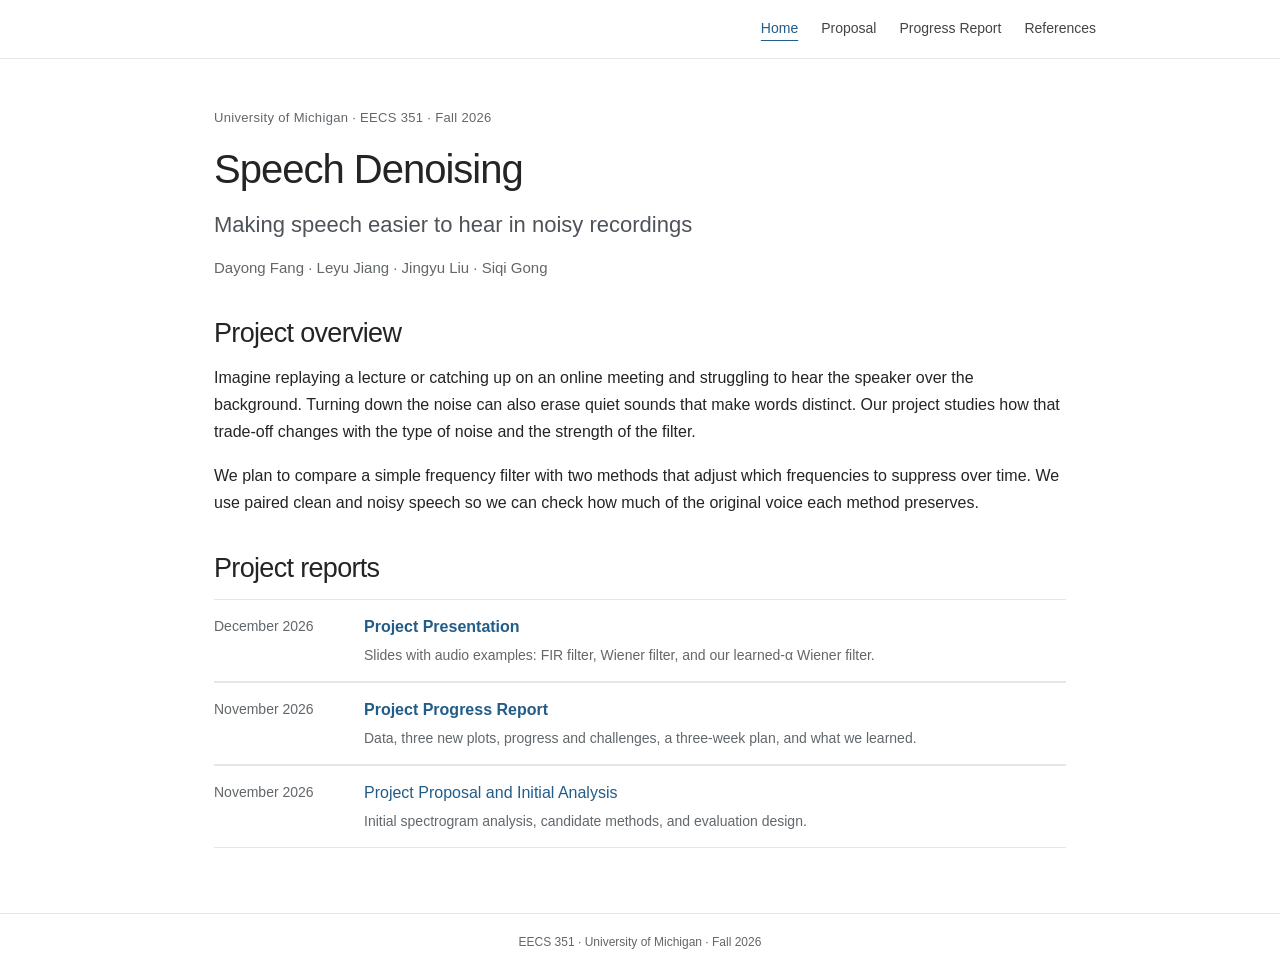
<file: index.html>
<!doctype html>
<html lang="en"><head><meta charset="utf-8"><meta name="viewport" content="width=device-width, initial-scale=1"><meta name="description" content="EECS 351 speech denoising project: time–frequency filtering, VoiceBank-DEMAND, and speech quality evaluation."><title>Speech Denoising | EECS 351</title><link rel="stylesheet" href="assets/style.css"></head>
<body>
  <a class="skip" href="#main">Skip to content</a>
  <header>
    <nav aria-label="Main navigation">
      <a href="index.html" aria-current="page">Home</a>
      <a href="proposal.html">Proposal</a>
      <a href="progress.html">Progress Report</a>
      <a href="references.html">References</a>
    </nav>
  </header>
  <main id="main">
    <p class="eyebrow">University of Michigan · EECS 351 · Fall 2026</p>
    <h1>Speech Denoising</h1>
    <p class="subtitle">Making speech easier to hear in noisy recordings</p>
    <p class="members">Dayong Fang · Leyu Jiang · Jingyu Liu · Siqi Gong</p>
    <h2>Project overview</h2>
    <p>Imagine replaying a lecture or catching up on an online meeting and struggling to hear the speaker over the background. Turning down the noise can also erase quiet sounds that make words distinct. Our project studies how that trade-off changes with the type of noise and the strength of the filter.</p>
    <p>We plan to compare a simple frequency filter with two methods that adjust which frequencies to suppress over time. We use paired clean and noisy speech so we can check how much of the original voice each method preserves.</p>
    <h2>Project reports</h2>
    <div class="report-row">
      <span class="date">December 2026</span>
      <div>
        <a href="presentation.html"><strong>Project Presentation</strong></a>
        <p class="muted">Slides with audio examples: FIR filter, Wiener filter, and our learned-α Wiener filter.</p>
      </div>
    </div>
    <div class="report-row">
      <span class="date">November 2026</span>
      <div>
        <a href="progress.html"><strong>Project Progress Report</strong></a>
        <p class="muted">Data, three new plots, progress and challenges, a three-week plan, and what we learned.</p>
      </div>
    </div>
    <div class="report-row">
      <span class="date">November 2026</span>
      <div>
        <a href="proposal.html">Project Proposal and Initial Analysis</a>
        <p class="muted">Initial spectrogram analysis, candidate methods, and evaluation design.</p>
      </div>
    </div>
  </main>
  <footer>EECS 351 · University of Michigan · Fall 2026</footer>
</body>
</html>
</file>
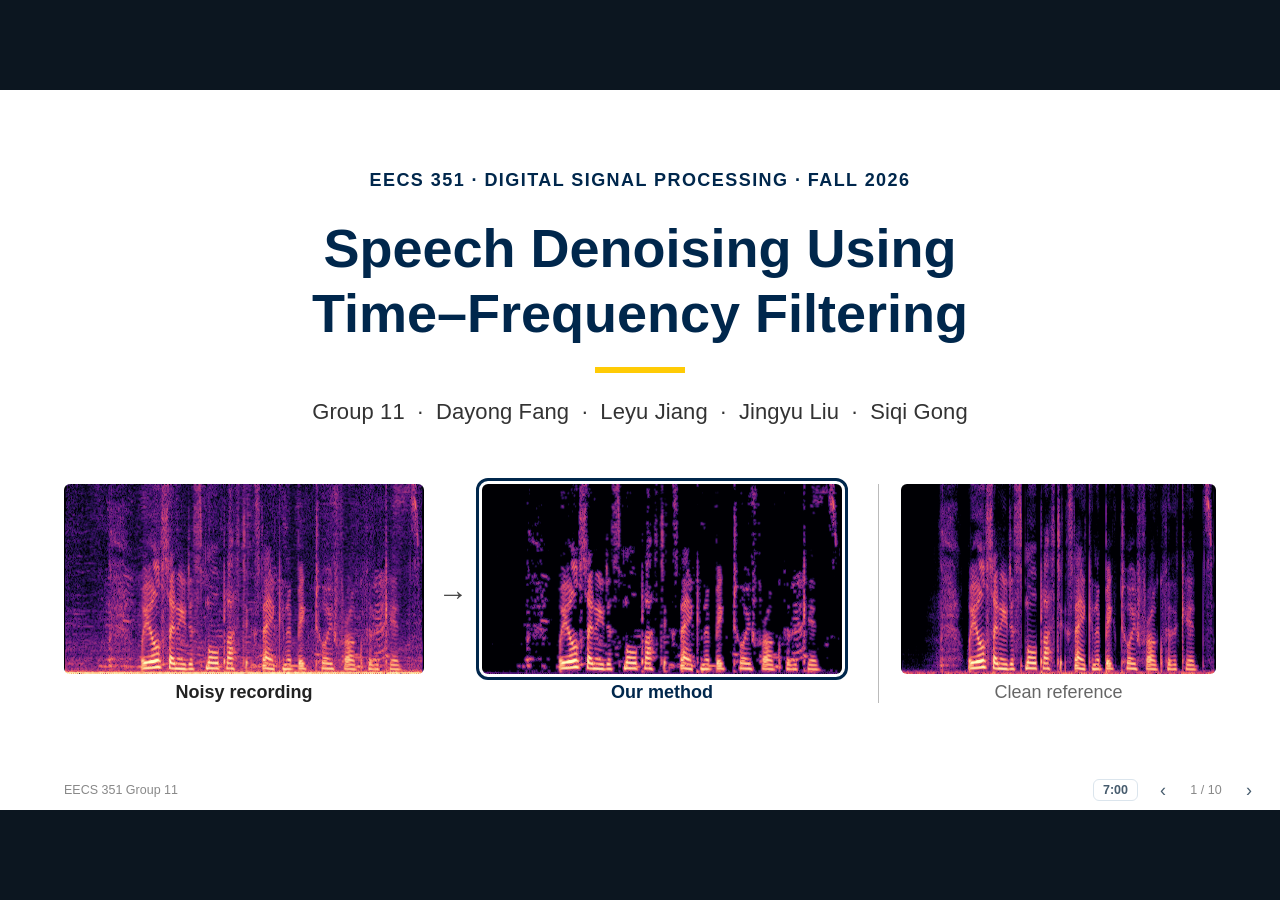
<file: presentation.html>
<!doctype html>
<html lang="en">
<head>
<meta charset="utf-8">
<meta name="viewport" content="width=device-width, initial-scale=1">
<meta name="description" content="EECS 351 project presentation: speech denoising using time–frequency filtering, with an in-browser demo.">
<title>Project Presentation | Speech Denoising</title>
<link rel="stylesheet" href="assets/presentation/presentation.css">
</head>
<body>
<div id="stage" class="stage" aria-live="polite">
  <div class="progress"><i id="progressBar"></i></div>

  <!-- 1 · Title -->
  <section class="slide slide-title" data-section="Title">
    <p class="title-org">EECS 351 · Digital Signal Processing · Fall 2026</p>
    <h1>Speech Denoising Using<br>Time–Frequency Filtering</h1>
    <div class="title-rule"></div>
    <p class="members">Group 11 &nbsp;·&nbsp; Dayong Fang &nbsp;·&nbsp; Leyu Jiang &nbsp;·&nbsp; Jingyu Liu &nbsp;·&nbsp; Siqi Gong</p>
    <div class="title-trio" aria-label="Spectrograms of one bus recording: noisy, our method, clean">
      <figure><img src="assets/figures/results-v2/bus_noisy.png" alt="Noisy spectrogram"><figcaption>Noisy recording</figcaption></figure>
      <i>→</i>
      <figure class="is-ours"><img src="assets/figures/results-v2/bus_learned.png" alt="Spectrogram after our method"><figcaption>Our method</figcaption></figure>
      <figure class="ref-fig"><img src="assets/figures/results-v2/bus_clean.png" alt="Clean spectrogram"><figcaption>Clean reference</figcaption></figure>
    </div>
    <aside class="notes">Introduce the team. The three spectrograms are one bus recording: what the microphone heard, the output of our method, and the clean speech for reference.</aside>
  </section>

  <!-- 2 · Project -->
  <section class="slide" data-section="Project">
    <header class="shead"><h2>The Denoising Problem</h2><nav class="crumb"><span class="on">Project</span><span>Data</span><span>Progress</span><span>Next Steps</span></nav></header>
    <div class="sbody">
    <div class="eqrow">
      <figure><button class="aplay thumb" data-src="assets/audio/results/bus_clean.wav" aria-label="Play clean speech"><img src="assets/figures/slides/intro_clean.png" alt="Clean speech spectrogram"><span class="pbtn">▶</span></button><figcaption><span class="m">s[n]</span> clean speech</figcaption></figure>
      <span class="op">+</span>
      <figure><button class="aplay thumb" data-src="assets/audio/results/bus_noise.wav" aria-label="Play background noise"><img src="assets/figures/slides/intro_noise.png" alt="Noise spectrogram"><span class="pbtn">▶</span></button><figcaption><span class="m">v[n]</span> background noise</figcaption></figure>
      <span class="op">=</span>
      <figure><button class="aplay thumb" data-src="assets/audio/results/bus_noisy.wav" aria-label="Play noisy recording"><img src="assets/figures/slides/intro_noisy.png" alt="Noisy recording spectrogram"><span class="pbtn">▶</span></button><figcaption><span class="m">y[n]</span> what we record</figcaption></figure>
    </div>
    <div class="two two-boxes">
      <div class="box"><b>Goal</b><p>From <span class="m">y[n]</span> alone, remove the noise <em>and</em> keep the original voice.</p></div>
      <div class="box"><b>Challenge</b><p>Speech and noise overlap in time and frequency. Too little suppression leaves noise; too much removes quiet sounds and word beginnings.</p></div>
    </div>
    </div>
    <aside class="notes">~40 s. A bus recording as an example: clean speech plus bus noise gives what the microphone records. We only have y. Denoising is not only removing noise: if we remove too much, the voice itself is damaged. Every method has to balance the two.</aside>
  </section>

  <!-- 3 · Data -->
  <section class="slide" data-section="Data">
    <header class="shead"><h2>Data: VoiceBank–DEMAND</h2><nav class="crumb"><span>Project</span><span class="on">Data</span><span>Progress</span><span>Next Steps</span></nav></header>
    <div class="sbody">
    <div class="two two-data">
      <div>
        <ul class="bl">
          <li><b>Source:</b> public dataset from the University of Edinburgh; speech from the Voice Bank corpus, noise recorded with the DEMAND set</li>
          <li><b>Type:</b> paired recordings, the same sentence clean and with noise added; mono, resampled 48 → 16 kHz</li>
          <li><b>Why paired:</b> the clean version lets us score every method and build training targets</li>
        </ul>
      </div>
      <table class="plain-table data-table">
        <thead><tr><th></th><th>Training</th><th>Test</th></tr></thead>
        <tbody>
          <tr><td>Pairs</td><td>11,572</td><td>824</td></tr>
          <tr><td>Speakers</td><td>28</td><td>2 (new)</td></tr>
          <tr><td>Noise types</td><td>10</td><td>5 (new)</td></tr>
          <tr><td>SNR (dB)</td><td>0, 5, 10, 15</td><td>2.5 – 17.5</td></tr>
        </tbody>
      </table>
    </div>
    <div>
      <p class="label-sm">Test noise types (noise only)</p>
      <div class="noise-strip"><figure><img src="assets/figures/slides/test_noise_bus.png" alt="Bus noise spectrogram"><figcaption>Bus</figcaption></figure><figure><img src="assets/figures/slides/test_noise_cafe.png" alt="Café noise spectrogram"><figcaption>Café</figcaption></figure><figure><img src="assets/figures/slides/test_noise_living.png" alt="Living room noise spectrogram"><figcaption>Living room</figcaption></figure><figure><img src="assets/figures/slides/test_noise_office.png" alt="Office noise spectrogram"><figcaption>Office</figcaption></figure><figure><img src="assets/figures/slides/test_noise_psquare.png" alt="Public square noise spectrogram"><figcaption>Public square</figcaption></figure></div>
    </div>
    </div>
    <p class="ref">C. Valentini-Botinhao, Noisy speech database for training speech enhancement algorithms and TTS models, University of Edinburgh, 2017.</p>
    <aside class="notes">~45 s. We use VoiceBank–DEMAND, a public dataset from the University of Edinburgh: clean sentences from the Voice Bank corpus mixed with real noise recordings. Every noisy file has its clean version, so we can measure how much of the voice each method keeps, and use the clean speech as a training target. The test set has two speakers and five noise types that never appear in training, at SNRs from 2.5 to 17.5 dB. The strip shows the five test noises: bus and office are mostly low-frequency, café and public square contain other voices and sudden sounds.</aside>
  </section>

  <!-- 4 · FIR -->
  <section class="slide" data-section="Progress">
    <header class="shead"><h2>Method 1: FIR Band-pass Filter</h2><nav class="crumb"><span>Project</span><span>Data</span><span class="on">Progress</span><span>Next Steps</span></nav></header>
    <div class="sbody">
    <div class="blockdiag">
      <div class="sig"><span class="m">y[n]</span><small>noisy</small></div><i>→</i>
      <div class="blk"><b>h[n]</b><small>band-pass, 50–7,000 Hz, order 512</small></div><i>→</i>
      <div class="sig"><span class="m">ŝ[n] = (h ∗ y)[n]</span><small>filtered</small></div>
    </div>
    <div class="two">
      <figure class="chartfig"><img src="assets/figures/slides/fir_response.svg" alt="FIR magnitude response"><figcaption>Keeps the ITU-T G.722 wideband speech band</figcaption></figure>
      <figure class="chartfig"><img src="assets/figures/slides/fir_limit_cafe.svg" alt="Café average spectrum"><figcaption><b>Café:</b> after FIR, noise stays far above the clean speech</figcaption></figure>
    </div>
    <p class="takeaway">Works for low-frequency rumble (bus, office), but cannot remove noise <b>inside</b> the speech band → we need a gain that changes over time and frequency.</p>
    </div>
    <aside class="notes">~50 s. The simplest idea: keep the frequencies where speech is and cut the rest. We convolve with a linear-phase FIR band-pass filter, 50 to 7,000 Hz, the standard wideband speech band from ITU-T G.722, so nothing is tuned on our data; order 512 is needed for a sharp 50 Hz edge, and the 16 ms delay is compensated. It removes low-frequency rumble such as bus and office noise. But on the right, for café noise the filtered spectrum (navy) stays far above the clean speech (dashed) from 1 to 7 kHz: the noise is inside the speech band, and cutting it would cut the voice.</aside>
  </section>

  <!-- 6 · Wiener principle -->
  <section class="slide" data-section="Progress">
    <header class="shead"><h2>Method 2: Wiener Filter</h2><nav class="crumb"><span>Project</span><span>Data</span><span class="on">Progress</span><span>Next Steps</span></nav></header>
    <div class="sbody">
    <div class="eqrow eqrow-sm">
      <figure><img src="assets/figures/slides/wiener_in.png" alt="Noisy spectrogram"><figcaption>Noisy STFT <span class="m">|Y(k,m)|</span></figcaption></figure>
      <span class="op">×</span>
      <figure><img class="maskimg" src="assets/figures/slides/wiener_gain.png" alt="Gain mask"><figcaption>Gain <span class="m">G(k,m)</span> (dark = keep)</figcaption></figure>
      <span class="op">=</span>
      <figure><img src="assets/figures/slides/wiener_out.png" alt="Enhanced spectrogram"><figcaption>Enhanced <span class="m">|Ŝ(k,m)|</span></figcaption></figure>
    </div>
    <div class="two two-wiener">
      <div>
        <p class="formula"><span class="m">G = ξ / (1 + ξ)</span></p>
        <ul class="bl">
          <li><span class="m">ξ</span>: estimated speech-to-noise ratio of each bin</li>
          <li>Estimated from the noisy signal with smoothing α</li>
          <li>Each 10 ms frame and each frequency gets its own gain</li>
        </ul>
      </div>
      <figure class="chartfig"><img src="assets/figures/slides/wiener_gain_curve.svg" alt="Wiener gain curve"></figure>
    </div>
    </div>
    <aside class="notes">~45 s. The Wiener filter works on the spectrogram. For every time–frequency bin it estimates the speech-to-noise ratio ξ and multiplies the bin by G = ξ/(1+ξ): close to 1 where speech dominates, close to 0 where noise dominates. The middle picture is the actual gain for our bus clip; dark is kept. Unlike FIR, it changes over time and frequency.</aside>
  </section>

  <!-- 7 · Wiener alpha problem -->
  <section class="slide" data-section="Progress">
    <header class="shead"><h2>Wiener Filter: the Smoothing Parameter α</h2><nav class="crumb"><span>Project</span><span>Data</span><span class="on">Progress</span><span>Next Steps</span></nav></header>
    <div class="sbody">
    <p class="m-block">ξ(k,m) = α · |Ŝ(k,m−1)|² / N(k) + (1 − α) · max(|Y(k,m)|² / N(k) − 1, 0)</p>
    <div class="two two-alpha">
      <figure class="chartfig"><img src="assets/figures/slides/alpha_tradeoff.svg" alt="Speech-to-noise ratio over time for two alpha values"><figcaption>One frequency bin of the bus clip</figcaption></figure>
      <figure class="chartfig"><img src="assets/figures/slides/best_alpha.svg" alt="Best alpha per noise type"><figcaption>The best α depends on the noise type</figcaption></figure>
    </div>
    <p class="takeaway">One fixed α cannot be both fast at word onsets and smooth in pauses.</p>
    </div>
    <p class="ref">Decision-directed estimate: Y. Ephraim and D. Malah, IEEE Trans. ASSP, 1984; P. Scalart and J. Vieira Filho, ICASSP, 1996.</p>
    <aside class="notes">~45 s. ξ is estimated recursively: α weights the previous frame's estimate against the current observation. Left: the true ξ (grey) and two estimates. With α = 0.5, the estimate jumps up in pauses, which sounds like musical noise; with α = 0.98 (the textbook value) it is smooth but reacts late when a word starts. Across our three clips, α = 0.98 underestimates ξ by 7–9 dB more at word onsets, and α = 0.5 flags 4–20% of pause bins as speech. Right: when we tuned α on 400 training pairs, the best value changed with the noise type.</aside>
  </section>

  <!-- 8 · Our method -->
  <section class="slide" data-section="Progress">
    <header class="shead"><h2>Method 3 (Ours): Learned α</h2><nav class="crumb"><span>Project</span><span>Data</span><span class="on">Progress</span><span>Next Steps</span></nav></header>
    <div class="sbody">
    <div class="arch">
      <div class="sig">Noisy<br>spectrogram</div><i>→</i>
      <div class="blk is-ours"><b>GRU network</b><small>2 layers · 128 units · 0.3 M params</small></div><i>→</i>
      <div class="sig"><span class="m">α(k, m)</span><small>for every bin</small></div><i>→</i>
      <div class="blk"><b>Wiener filter</b><small>same as before</small></div><i>→</i>
      <div class="sig">Enhanced<br>speech</div>
    </div>
    <div class="two two-ours">
      <div class="stack">
        <figure><img src="assets/figures/slides/learned_clean.png" alt="Clean speech spectrogram"><figcaption>Speech (café clip)</figcaption></figure>
        <figure><img class="maskimg" src="assets/figures/slides/learned_alpha.png" alt="Learned alpha map"><figcaption>Learned α: dark ≈ 1 in pauses, light ≈ 0.7 at word onsets</figcaption></figure>
      </div>
      <ul class="bl">
        <li>Replaces the fixed α with α chosen per bin</li>
        <li>Trained on 10,802 clean / noisy pairs</li>
        <li>Target: ideal Wiener gain; loss goes back through the ξ recursion</li>
        <li>Starts at α = 0.98, i.e. the textbook filter</li>
      </ul>
    </div>
    </div>
    <aside class="notes">~50 s. We keep the whole Wiener filter and only let a small recurrent network choose α for every frequency and frame. Training target is the ideal Wiener gain from clean/noisy pairs; the error flows back through the recursion to the network. It starts at 0.98 everywhere. The lower picture shows what it learned, aligned with the speech above: α near 1 in pauses, smaller where words start, exactly what a fixed α could not do. Related: Deep Xi and RNNoise also combine small networks with classic filters.</aside>
  </section>

  <!-- 10 · Audio -->
  <section class="slide" data-section="Progress">
    <header class="shead"><h2>Results: Audio Example</h2><nav class="crumb"><span>Project</span><span>Data</span><span class="on">Progress</span><span>Next Steps</span></nav></header>
    <div class="sbody">
    <p class="clip-name">Office noise, 2.5 dB SNR</p>
    <div class="audio-stack"><div class="astrip"><span class="alabel">Noisy</span><button class="aplay thumb" data-src="assets/audio/results/office_noisy.wav" aria-label="Play office, Noisy"><img src="assets/figures/results-v2/office_noisy.png" alt=""><span class="pbtn">▶</span></button></div><div class="astrip"><span class="alabel">FIR</span><button class="aplay thumb" data-src="assets/audio/results/office_fir.wav" aria-label="Play office, FIR"><img src="assets/figures/results-v2/office_fir.png" alt=""><span class="pbtn">▶</span></button></div><div class="astrip"><span class="alabel">Wiener α = 0.98</span><button class="aplay thumb" data-src="assets/audio/results/office_dd098.wav" aria-label="Play office, Wiener α = 0.98"><img src="assets/figures/results-v2/office_dd098.png" alt=""><span class="pbtn">▶</span></button></div><div class="astrip is-ours"><span class="alabel">Ours</span><button class="aplay thumb is-ours" data-src="assets/audio/results/office_learned.wav" aria-label="Play office, Ours"><img src="assets/figures/results-v2/office_learned.png" alt=""><span class="pbtn">▶</span></button></div><div class="astrip"><span class="alabel">Clean</span><button class="aplay thumb" data-src="assets/audio/results/office_clean.wav" aria-label="Play office, Clean"><img src="assets/figures/results-v2/office_clean.png" alt=""><span class="pbtn">▶</span></button></div></div>
    </div>
    <aside class="notes">~45 s. One office recording at 2.5 dB SNR, the noisiest condition; click each spectrogram to play. Suggested order: noisy, Wiener α = 0.98 (cleaner but word beginnings sound cut), ours, clean. All versions share one playback level. If asked about scores: on this clip FIR has a higher PESQ than ours (1.88 vs 1.67), because office noise is almost all very low frequency, the case where a fixed filter works; averaged over all 824 test recordings, ours is best (next slide).</aside>
  </section>

  <!-- 11 · Scores -->
  <section class="slide" data-section="Progress">
    <header class="shead"><h2>Results: 824 Test Recordings</h2><nav class="crumb"><span>Project</span><span>Data</span><span class="on">Progress</span><span>Next Steps</span></nav></header>
    <div class="sbody">
    <div class="two">
      <figure class="chartfig"><img src="assets/figures/slides/results_pesq.svg" alt="PESQ by method"></figure>
      <figure class="chartfig"><img src="assets/figures/slides/results_stoi.svg" alt="STOI by method"></figure>
    </div>
    <p class="takeaway">Fixed-α Wiener filters trade intelligibility for quality. The learned α improves quality <b>and</b> keeps intelligibility; the gain is largest in the noisiest recordings (2.5 dB SNR).</p>
    </div>
    <p class="ref">Mean over 824 test pairs. Each method uses one setting chosen on training data. Dashed line: STOI of the noisy input.</p>
    <aside class="notes">~40 s. PESQ goes up at each step, from 1.97 for the noisy input to 2.28 for ours. But both fixed-α Wiener filters fall below the dashed line on STOI: they remove noise but damage some words. Only the learned α is above it. Against α = 0.98: PESQ +0.12, better STOI on 94% of files. Against α = 0.9 the PESQ gain is small (+0.03).</aside>
  </section>

  <!-- 10 · Limitations and next steps -->
  <section class="slide" data-section="Next Steps">
    <header class="shead"><h2>Limitations and Next Steps</h2><nav class="crumb"><span>Project</span><span>Data</span><span>Progress</span><span class="on">Next Steps</span></nav></header>
    <div class="sbody">
    <div class="two two-limit">
      <figure class="chartfig"><img src="assets/figures/slides/noise_types.svg" alt="Noise removed in speech pauses by noise type"><figcaption>Noise removed in speech pauses, by noise type (our method)</figcaption></figure>
      <div>
        <p class="sub sub-top">Limitation</p>
        <ul class="bl">
          <li>Background talkers (babble, meeting) are hardly removed: energy-based methods cannot tell the target voice from other voices</li>
        </ul>
        <p class="sub">Next steps</p>
        <ul class="bl">
          <li><b>Learn the noise estimate</b> so it follows changing noise</li>
          <li><b>Handle background speech</b></li>
          <li>Finish the website report (due Dec 13)</li>
        </ul>
      </div>
    </div>
    <p class="thanks-plain">Thank you! Questions?</p>
    </div>
    <aside class="notes">~40 s. Steady noise is removed well (24–27 dB in pauses), changing noise less (9–17 dB), and background talkers hardly at all (6–8 dB): any method that decides by energy cannot separate the target voice from other voices. Next: learn the noise estimate so it follows changing noise (a minimum-statistics tracker already made pauses 3–7 dB cleaner, but needs retraining), handle background speech, and finish the website report for Dec 13.</aside>
  </section>

  <footer class="chrome">
    <a href="index.html" class="home" title="Back to project site">EECS 351 Group 11</a>
    <span id="sectionLabel" class="section" hidden></span>
    <div class="chrome-right">
      <button id="timer" class="timer" title="Start / pause the 7-minute timer (T). Shift-click to reset.">7:00</button>
      <button id="prev" aria-label="Previous slide">‹</button>
      <span id="counter" class="counter">1 / 12</span>
      <button id="next" aria-label="Next slide">›</button>
    </div>
  </footer>
</div>

<div id="notes" class="notes-panel" hidden></div>
<div id="help" class="help" hidden>
  <b>Keys</b> <kbd>←</kbd><kbd>→</kbd> slides · <kbd>F</kbd> fullscreen · <kbd>N</kbd> speaker notes · <kbd>T</kbd> timer · <kbd>D</kbd> jump to demo · <kbd>?</kbd> this help
</div>

<script src="assets/presentation/clips.js"></script>
<script src="assets/presentation/tuning.js"></script>
<script src="assets/presentation/dsp.js"></script>
<script src="assets/presentation/presentation.js"></script>
</body>
</html>
</file>
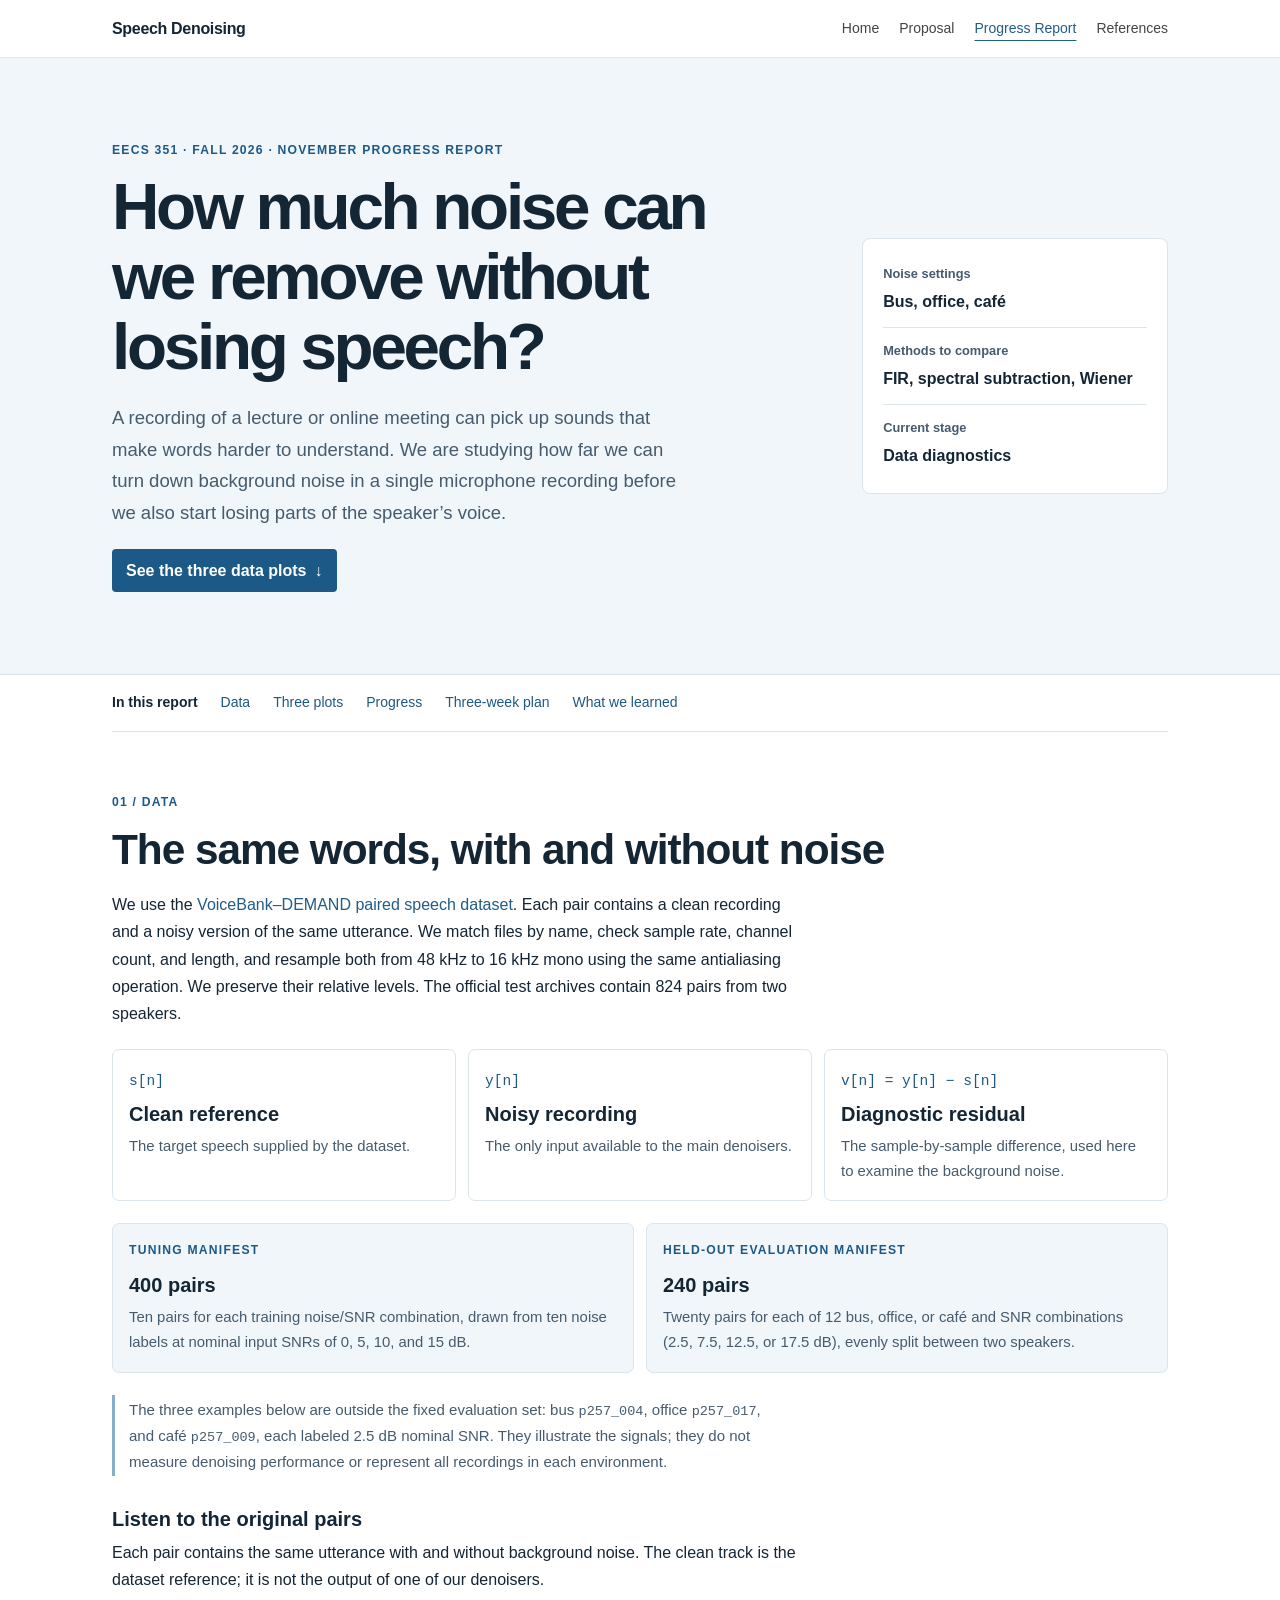
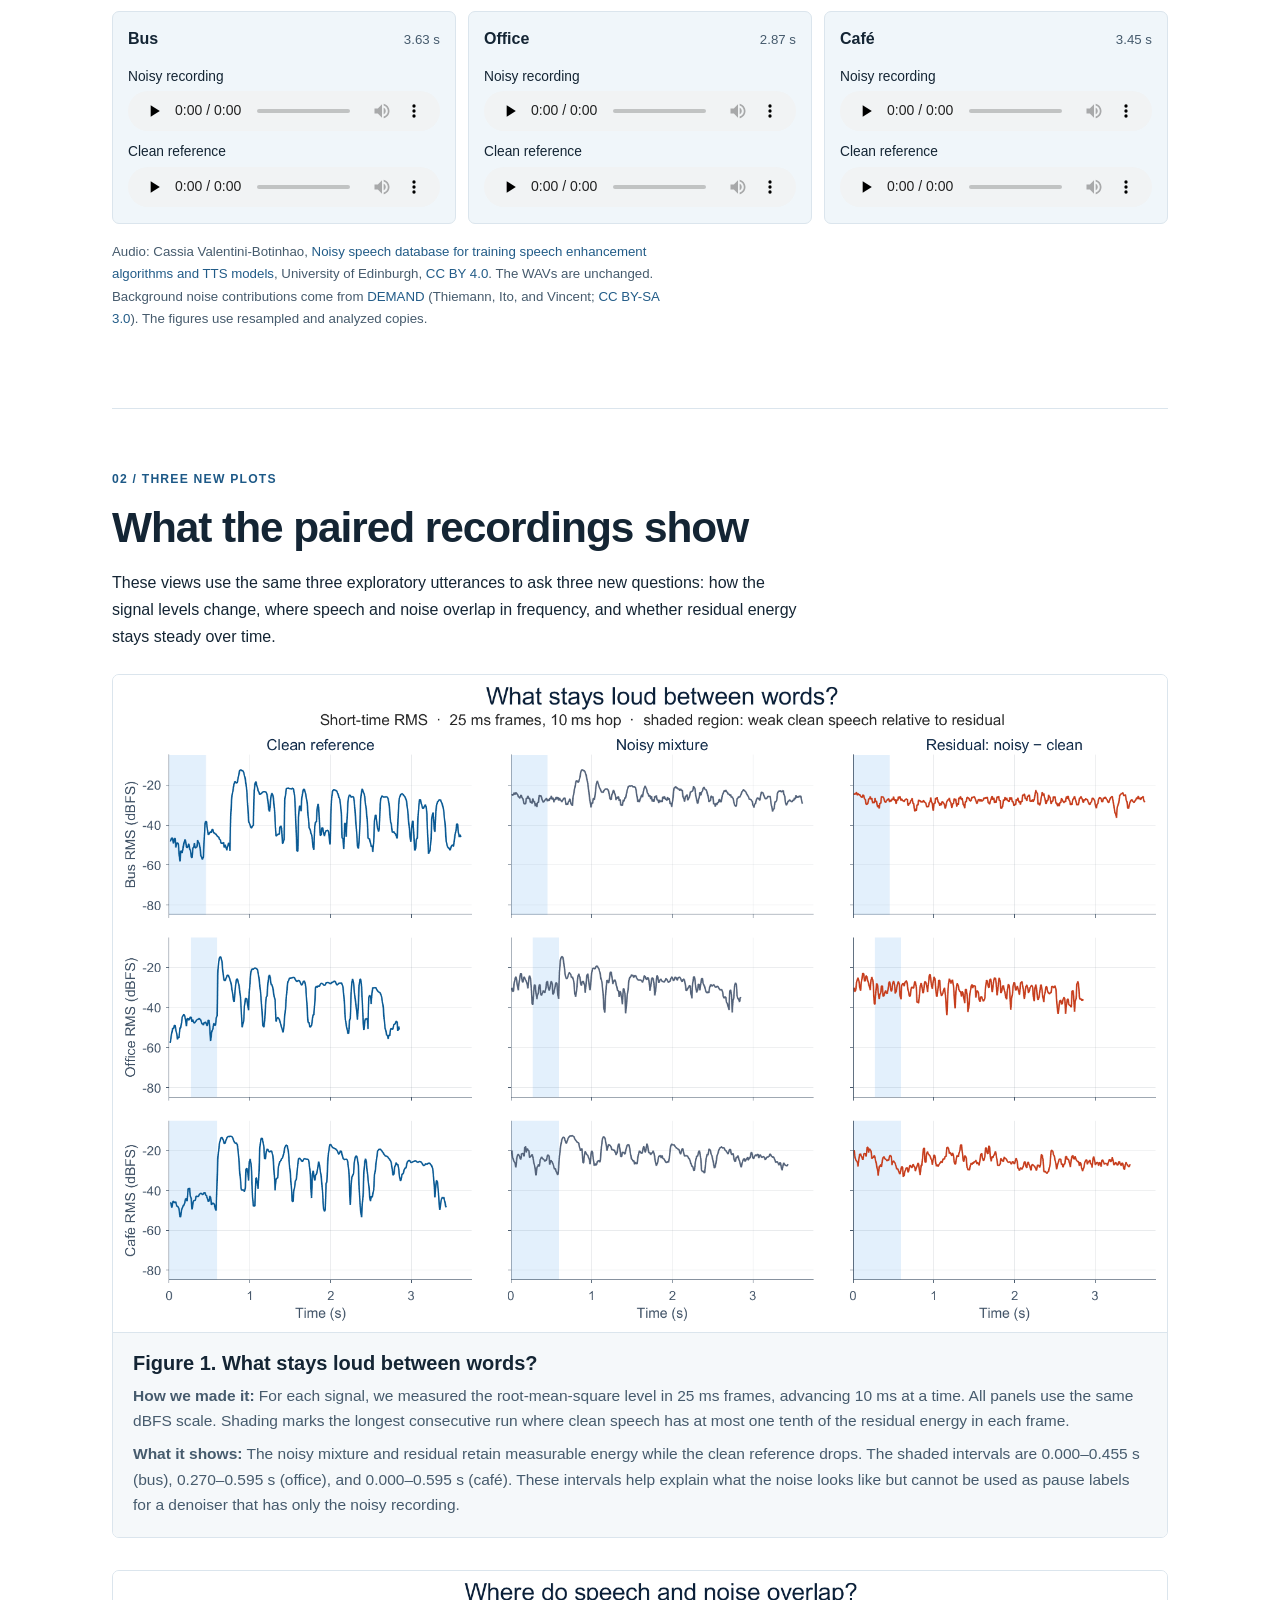
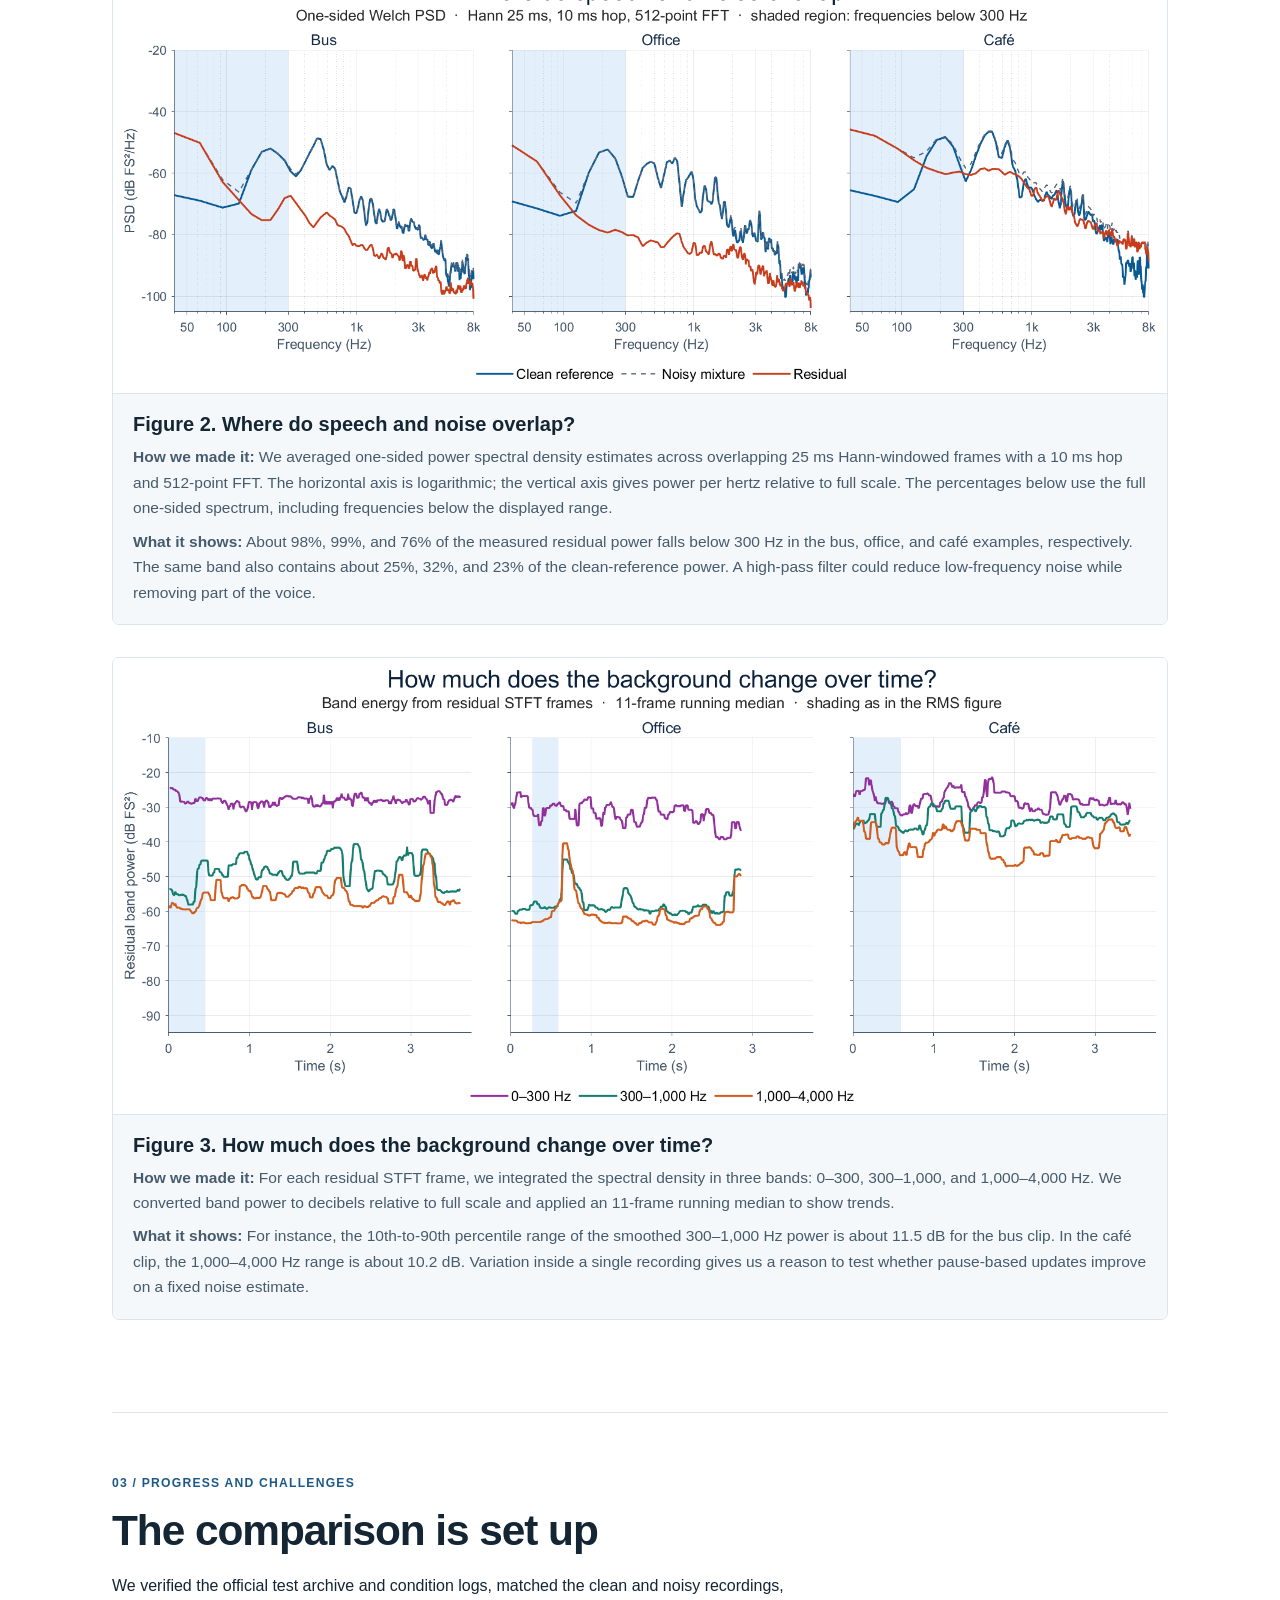
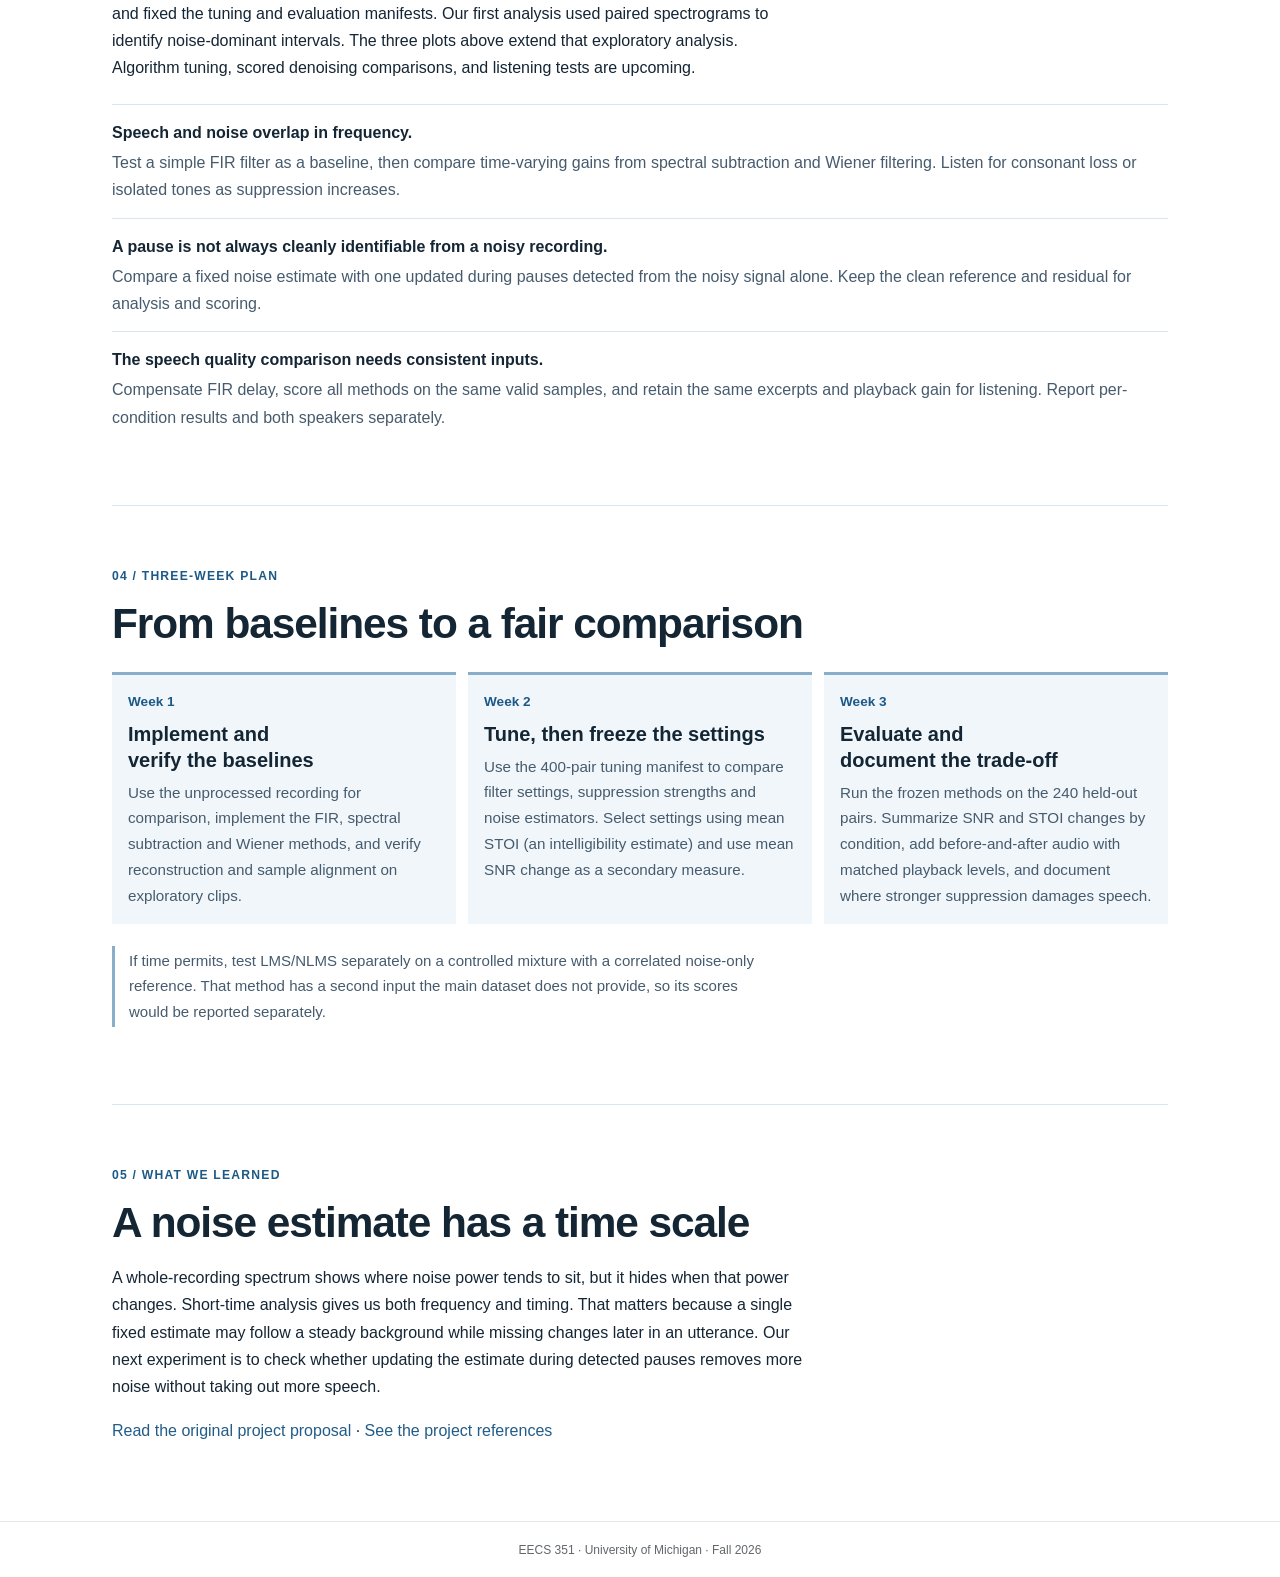
<file: progress.html>
<!doctype html>
<html lang="en">
<head>
  <meta charset="utf-8">
  <meta name="viewport" content="width=device-width, initial-scale=1">
  <meta name="description" content="EECS 351 speech denoising progress report: paired speech data, three diagnostics, current progress, and next steps.">
  <title>Progress Report | Speech Denoising</title>
  <link rel="stylesheet" href="assets/style.css">
  <link rel="stylesheet" href="assets/progress.css">
</head>
<body class="progress-page">
  <a class="pr-skip" href="#main-content">Skip to report</a>
  <header class="pr-header">
    <nav class="pr-wrap pr-site-nav" aria-label="Site">
      <a class="pr-brand" href="index.html">Speech Denoising</a>
      <div class="pr-site-links">
        <a href="index.html">Home</a>
        <a href="proposal.html">Proposal</a>
        <a href="progress.html" aria-current="page">Progress Report</a>
        <a href="references.html">References</a>
      </div>
    </nav>
  </header>
  <main id="main-content">
    <section class="pr-hero" aria-labelledby="report-title">
      <div class="pr-wrap pr-hero-grid">
        <div>
          <p class="pr-kicker">EECS 351 · Fall 2026 · November progress report</p>
          <h1 id="report-title">How much noise can we remove without losing speech?</h1>
          <p>A recording of a lecture or online meeting can pick up sounds that make words harder to understand. We are studying how far we can turn down background noise in a single microphone recording before we also start losing parts of the speaker’s voice.</p>
          <a class="pr-cta" href="#diagnostics">See the three data plots <span aria-hidden="true">↓</span></a>
        </div>
        <dl class="pr-hero-data" aria-label="Study at a glance">
          <div><dt>Noise settings</dt><dd>Bus, office, café</dd></div>
          <div><dt>Methods to compare</dt><dd>FIR, spectral subtraction, Wiener</dd></div>
          <div><dt>Current stage</dt><dd>Data diagnostics</dd></div>
        </dl>
      </div>
    </section>

    <div class="pr-wrap pr-body">
      <nav class="pr-toc" aria-label="In this report">
        <span>In this report</span>
        <a href="#data">Data</a>
        <a href="#diagnostics">Three plots</a>
        <a href="#progress">Progress</a>
        <a href="#plan">Three-week plan</a>
        <a href="#learning">What we learned</a>
      </nav>

      <section class="pr-section" id="data" aria-labelledby="data-title">
        <p class="pr-kicker">01 / Data</p>
        <h2 id="data-title">The same words, with and without noise</h2>
        <p>We use the <a href="https://doi.org/10.7488/ds/2117">VoiceBank–DEMAND paired speech dataset</a>. Each pair contains a clean recording and a noisy version of the same utterance. We match files by name, check sample rate, channel count, and length, and resample both from 48&nbsp;kHz to 16&nbsp;kHz mono using the same antialiasing operation. We preserve their relative levels. The official test archives contain 824 pairs from two speakers.</p>
        <div class="pr-pair-grid" aria-label="Signals used in the diagnostic figures">
          <article><span class="pr-signal">s[n]</span><h3>Clean reference</h3><p>The target speech supplied by the dataset.</p></article>
          <article><span class="pr-signal">y[n]</span><h3>Noisy recording</h3><p>The only input available to the main denoisers.</p></article>
          <article><span class="pr-signal">v[n] = y[n] − s[n]</span><h3>Diagnostic residual</h3><p>The sample-by-sample difference, used here to examine the background noise.</p></article>
        </div>
        <div class="pr-split" aria-label="Fixed experimental data splits">
          <article><p class="pr-kicker">Tuning manifest</p><h3>400 pairs</h3><p>Ten pairs for each training noise/SNR combination, drawn from ten noise labels at nominal input SNRs of 0, 5, 10, and 15&nbsp;dB.</p></article>
          <article><p class="pr-kicker">Held-out evaluation manifest</p><h3>240 pairs</h3><p>Twenty pairs for each of 12 bus, office, or café and SNR combinations (2.5, 7.5, 12.5, or 17.5&nbsp;dB), evenly split between two speakers.</p></article>
        </div>
        <p class="pr-note">The three examples below are outside the fixed evaluation set: bus <code>p257_004</code>, office <code>p257_017</code>, and café <code>p257_009</code>, each labeled 2.5&nbsp;dB nominal SNR. They illustrate the signals; they do not measure denoising performance or represent all recordings in each environment.</p>
        <h3 class="pr-listen-title">Listen to the original pairs</h3>
        <p>Each pair contains the same utterance with and without background noise. The clean track is the dataset reference; it is not the output of one of our denoisers.</p>
        <div class="pr-audio-grid">
          <article>
            <h4>Bus <span>3.63 s</span></h4>
            <p>Noisy recording</p><audio controls preload="none" src="assets/audio/noisy/p257_004.wav" aria-label="Bus example, noisy recording"></audio>
            <p>Clean reference</p><audio controls preload="none" src="assets/audio/clean/p257_004.wav" aria-label="Bus example, clean reference"></audio>
          </article>
          <article>
            <h4>Office <span>2.87 s</span></h4>
            <p>Noisy recording</p><audio controls preload="none" src="assets/audio/noisy/p257_017.wav" aria-label="Office example, noisy recording"></audio>
            <p>Clean reference</p><audio controls preload="none" src="assets/audio/clean/p257_017.wav" aria-label="Office example, clean reference"></audio>
          </article>
          <article>
            <h4>Café <span>3.45 s</span></h4>
            <p>Noisy recording</p><audio controls preload="none" src="assets/audio/noisy/p257_009.wav" aria-label="Café example, noisy recording"></audio>
            <p>Clean reference</p><audio controls preload="none" src="assets/audio/clean/p257_009.wav" aria-label="Café example, clean reference"></audio>
          </article>
        </div>
        <p class="pr-credit">Audio: Cassia Valentini-Botinhao, <a href="https://doi.org/10.7488/ds/2117">Noisy speech database for training speech enhancement algorithms and TTS models</a>, University of Edinburgh, <a href="https://creativecommons.org/licenses/by/4.0/">CC BY 4.0</a>. The WAVs are unchanged. Background noise contributions come from <a href="https://doi.org/10.5281/zenodo.1227121">DEMAND</a> (Thiemann, Ito, and Vincent; <a href="https://creativecommons.org/licenses/by-sa/3.0/">CC BY-SA 3.0</a>). The figures use resampled and analyzed copies.</p>
      </section>

      <section class="pr-section" id="diagnostics" aria-labelledby="diagnostics-title">
        <p class="pr-kicker">02 / Three new plots</p>
        <h2 id="diagnostics-title">What the paired recordings show</h2>
        <p>These views use the same three exploratory utterances to ask three new questions: how the signal levels change, where speech and noise overlap in frequency, and whether residual energy stays steady over time.</p>
        <figure class="pr-figure">
          <a href="assets/figures/progress/short-time-rms.png"><img src="assets/figures/progress/short-time-rms.png" width="1701" height="1047" alt="Nine plots compare the short-time level of clean speech, noisy mixtures, and residuals for bus, office, and café recordings on a common scale."></a>
          <figcaption>
            <h3>Figure 1. What stays loud between words?</h3>
            <p><strong>How we made it:</strong> For each signal, we measured the root-mean-square level in 25&nbsp;ms frames, advancing 10&nbsp;ms at a time. All panels use the same dBFS scale. Shading marks the longest consecutive run where clean speech has at most one tenth of the residual energy in each frame.</p>
            <p><strong>What it shows:</strong> The noisy mixture and residual retain measurable energy while the clean reference drops. The shaded intervals are 0.000–0.455&nbsp;s (bus), 0.270–0.595&nbsp;s (office), and 0.000–0.595&nbsp;s (café). These intervals help explain what the noise looks like but cannot be used as pause labels for a denoiser that has only the noisy recording.</p>
          </figcaption>
        </figure>
        <figure class="pr-figure">
          <a href="assets/figures/progress/spectral-overlap.png"><img src="assets/figures/progress/spectral-overlap.png" width="1723" height="671" alt="Three frequency plots compare the power spectral density of clean speech, noisy mixtures, and residuals. The shaded region extends to 300 hertz."></a>
          <figcaption>
            <h3>Figure 2. Where do speech and noise overlap?</h3>
            <p><strong>How we made it:</strong> We averaged one-sided power spectral density estimates across overlapping 25&nbsp;ms Hann-windowed frames with a 10&nbsp;ms hop and 512-point FFT. The horizontal axis is logarithmic; the vertical axis gives power per hertz relative to full scale. The percentages below use the full one-sided spectrum, including frequencies below the displayed range.</p>
            <p><strong>What it shows:</strong> About 98%, 99%, and 76% of the measured residual power falls below 300&nbsp;Hz in the bus, office, and café examples, respectively. The same band also contains about 25%, 32%, and 23% of the clean-reference power. A high-pass filter could reduce low-frequency noise while removing part of the voice.</p>
          </figcaption>
        </figure>
        <figure class="pr-figure">
          <a href="assets/figures/progress/noise-floor-variation.png"><img src="assets/figures/progress/noise-floor-variation.png" width="1700" height="716" alt="Three time plots show how residual power varies across low, middle, and higher frequency bands in each example."></a>
          <figcaption>
            <h3>Figure 3. How much does the background change over time?</h3>
            <p><strong>How we made it:</strong> For each residual STFT frame, we integrated the spectral density in three bands: 0–300, 300–1,000, and 1,000–4,000&nbsp;Hz. We converted band power to decibels relative to full scale and applied an 11-frame running median to show trends.</p>
            <p><strong>What it shows:</strong> For instance, the 10th-to-90th percentile range of the smoothed 300–1,000&nbsp;Hz power is about 11.5&nbsp;dB for the bus clip. In the café clip, the 1,000–4,000&nbsp;Hz range is about 10.2&nbsp;dB. Variation inside a single recording gives us a reason to test whether pause-based updates improve on a fixed noise estimate.</p>
          </figcaption>
        </figure>
      </section>

      <section class="pr-section" id="progress" aria-labelledby="progress-title">
        <p class="pr-kicker">03 / Progress and challenges</p>
        <h2 id="progress-title">The comparison is set up</h2>
        <p>We verified the official test archive and condition logs, matched the clean and noisy recordings, and fixed the tuning and evaluation manifests. Our first analysis used paired spectrograms to identify noise-dominant intervals. The three plots above extend that exploratory analysis. Algorithm tuning, scored denoising comparisons, and listening tests are upcoming.</p>
        <dl class="pr-challenges">
          <div><dt>Speech and noise overlap in frequency.</dt><dd>Test a simple FIR filter as a baseline, then compare time-varying gains from spectral subtraction and Wiener filtering. Listen for consonant loss or isolated tones as suppression increases.</dd></div>
          <div><dt>A pause is not always cleanly identifiable from a noisy recording.</dt><dd>Compare a fixed noise estimate with one updated during pauses detected from the noisy signal alone. Keep the clean reference and residual for analysis and scoring.</dd></div>
          <div><dt>The speech quality comparison needs consistent inputs.</dt><dd>Compensate FIR delay, score all methods on the same valid samples, and retain the same excerpts and playback gain for listening. Report per-condition results and both speakers separately.</dd></div>
        </dl>
      </section>

      <section class="pr-section" id="plan" aria-labelledby="plan-title">
        <p class="pr-kicker">04 / Three-week plan</p>
        <h2 id="plan-title">From baselines to a fair comparison</h2>
        <ol class="pr-plan">
          <li><span>Week 1</span><h3>Implement and verify the baselines</h3><p>Use the unprocessed recording for comparison, implement the FIR, spectral subtraction and Wiener methods, and verify reconstruction and sample alignment on exploratory clips.</p></li>
          <li><span>Week 2</span><h3>Tune, then freeze the settings</h3><p>Use the 400-pair tuning manifest to compare filter settings, suppression strengths and noise estimators. Select settings using mean STOI (an intelligibility estimate) and use mean SNR change as a secondary measure.</p></li>
          <li><span>Week 3</span><h3>Evaluate and document the trade-off</h3><p>Run the frozen methods on the 240 held-out pairs. Summarize SNR and STOI changes by condition, add before-and-after audio with matched playback levels, and document where stronger suppression damages speech.</p></li>
        </ol>
        <p class="pr-note">If time permits, test LMS/NLMS separately on a controlled mixture with a correlated noise-only reference. That method has a second input the main dataset does not provide, so its scores would be reported separately.</p>
      </section>

      <section class="pr-section pr-lesson" id="learning" aria-labelledby="learning-title">
        <p class="pr-kicker">05 / What we learned</p>
        <h2 id="learning-title">A noise estimate has a time scale</h2>
        <p>A whole-recording spectrum shows where noise power tends to sit, but it hides when that power changes. Short-time analysis gives us both frequency and timing. That matters because a single fixed estimate may follow a steady background while missing changes later in an utterance. Our next experiment is to check whether updating the estimate during detected pauses removes more noise without taking out more speech.</p>
        <p><a href="proposal.html">Read the original project proposal</a> · <a href="references.html">See the project references</a></p>
      </section>
    </div>
  </main>
  <footer class="pr-footer"><div class="pr-wrap">EECS 351 · University of Michigan · Fall 2026</div></footer>
</body>
</html>
</file>
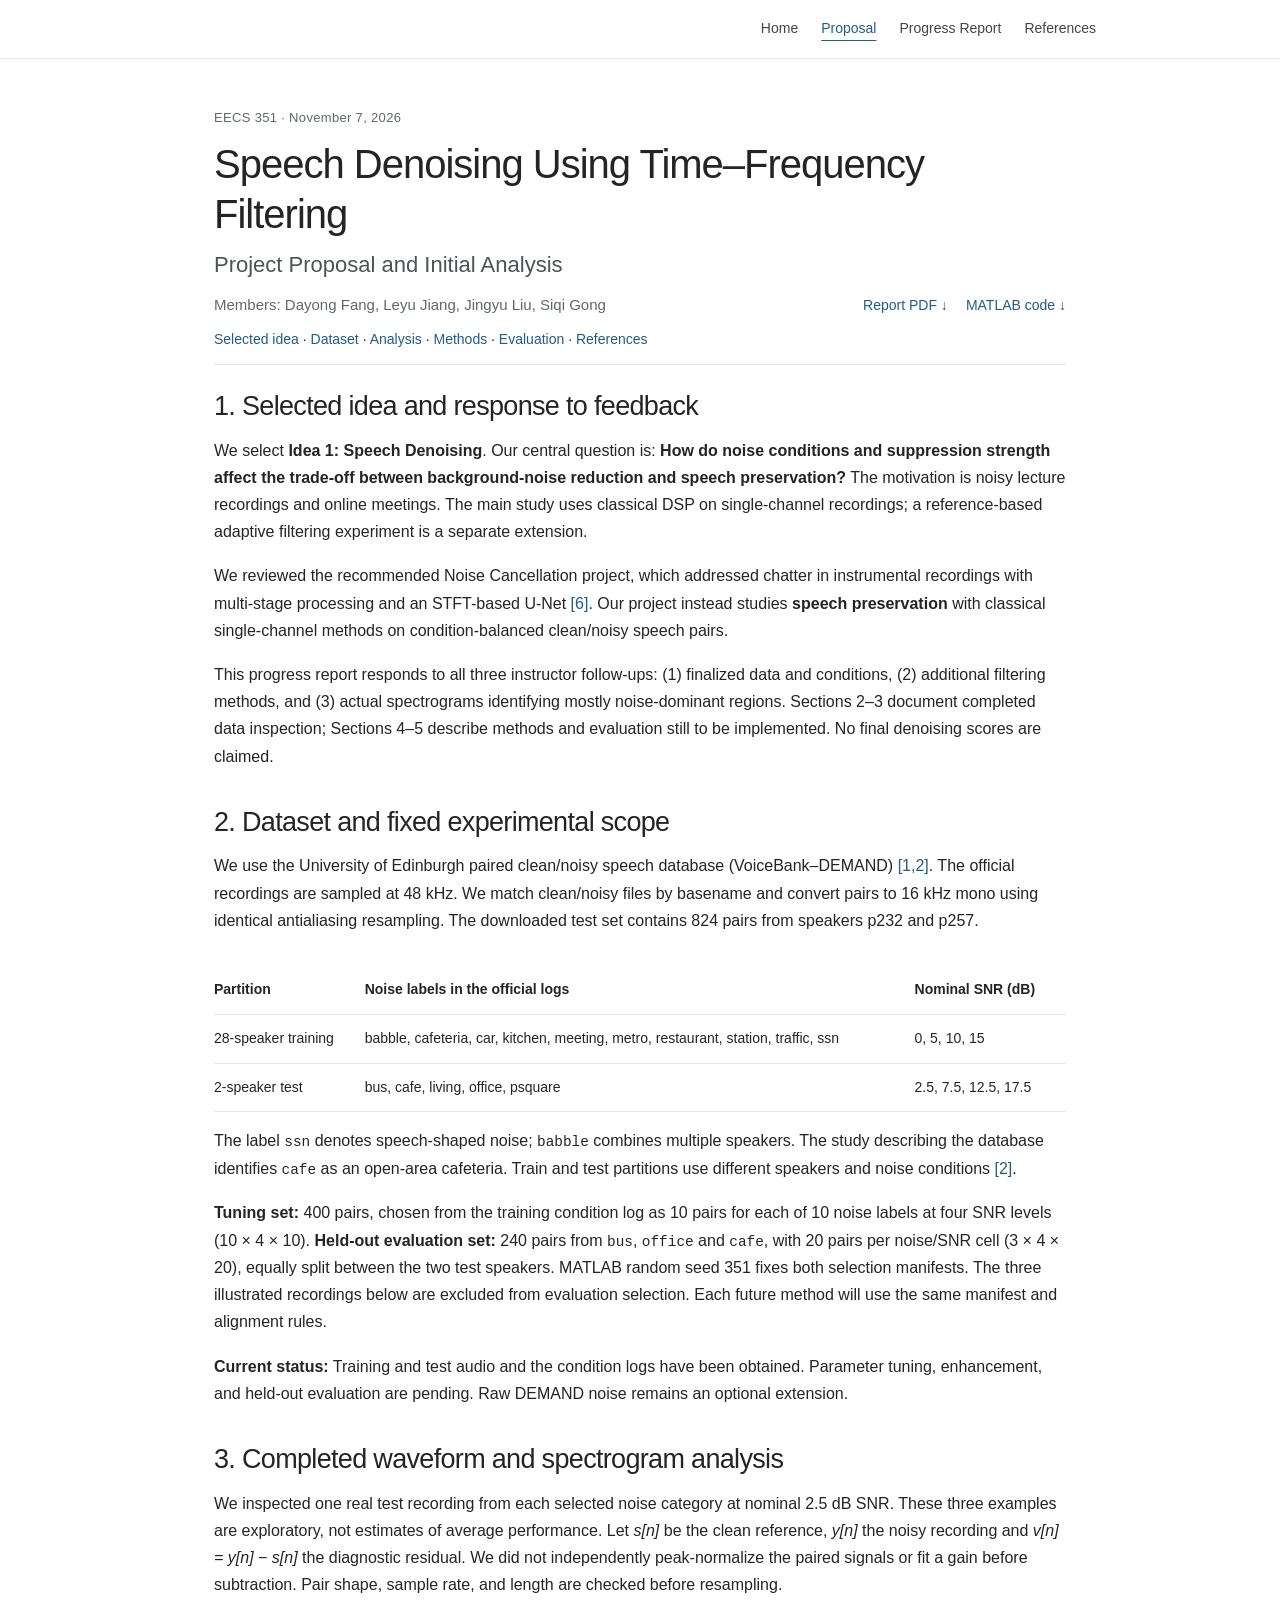
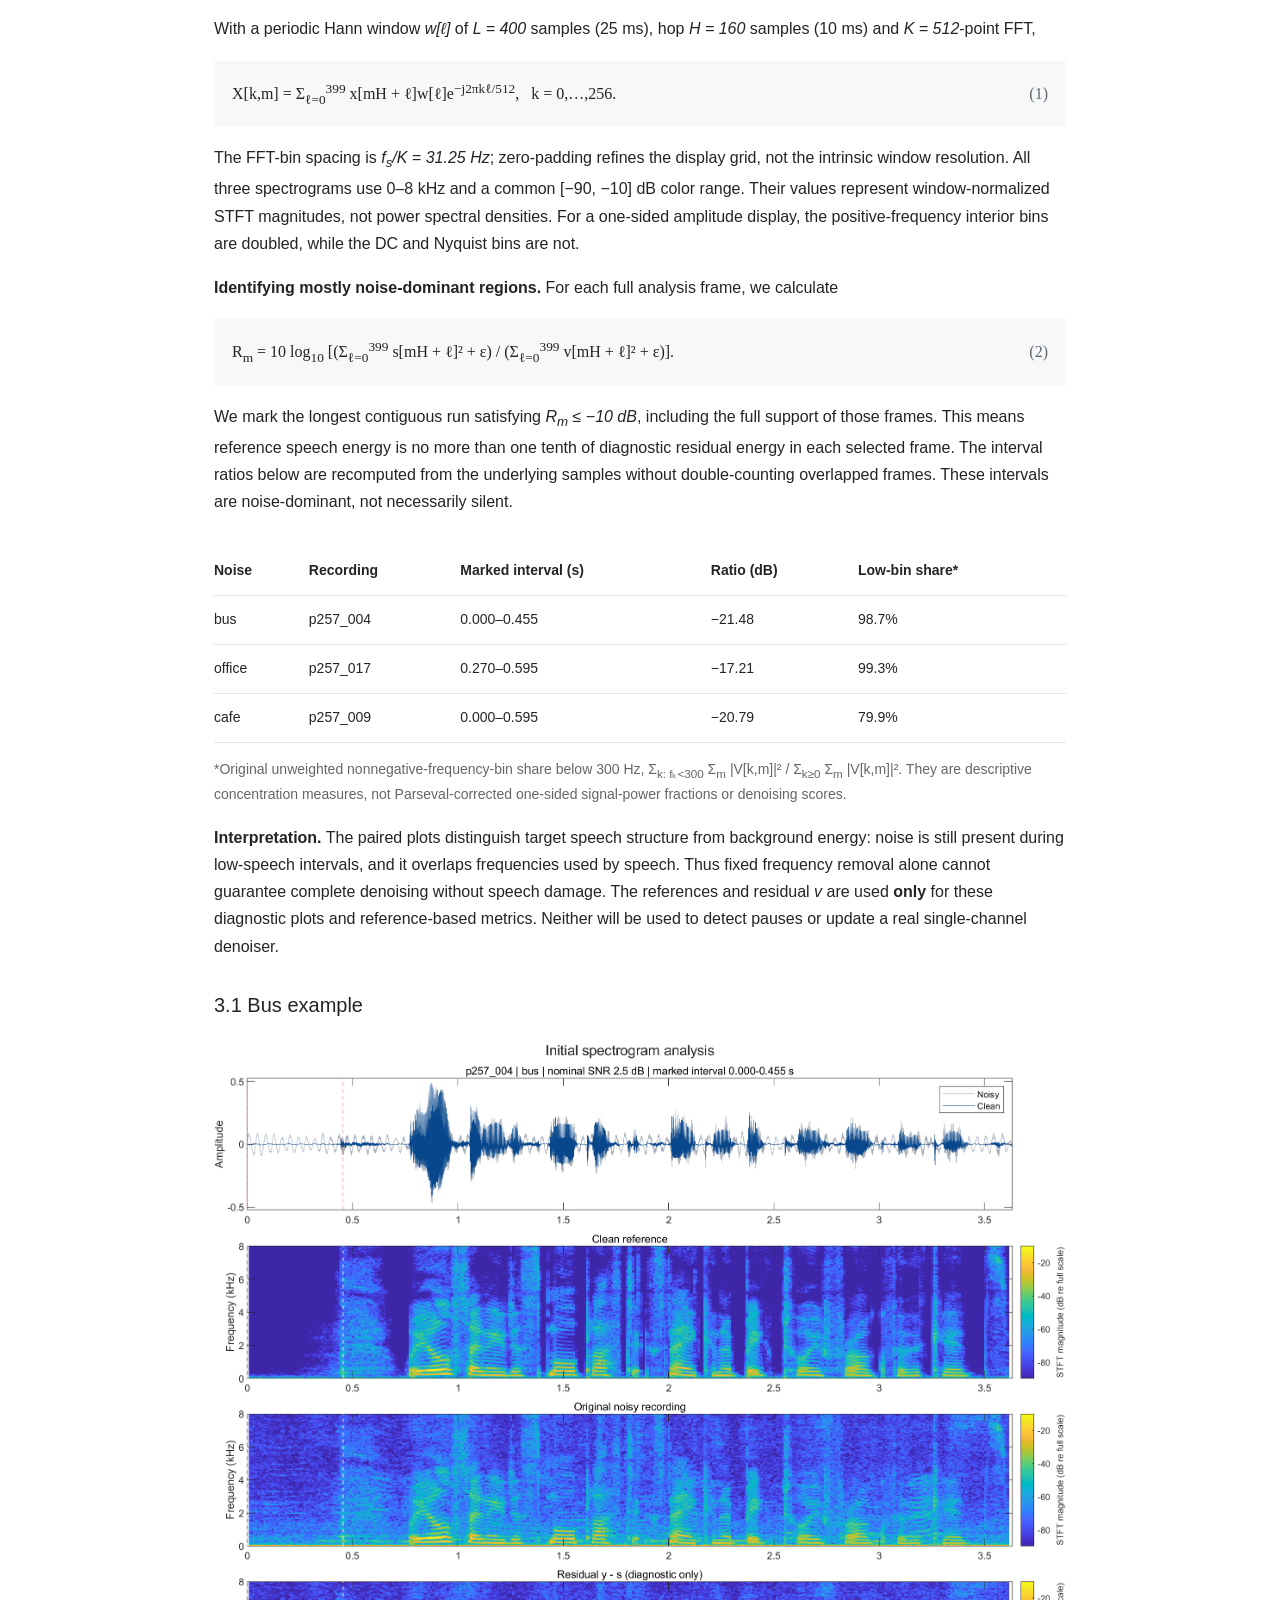
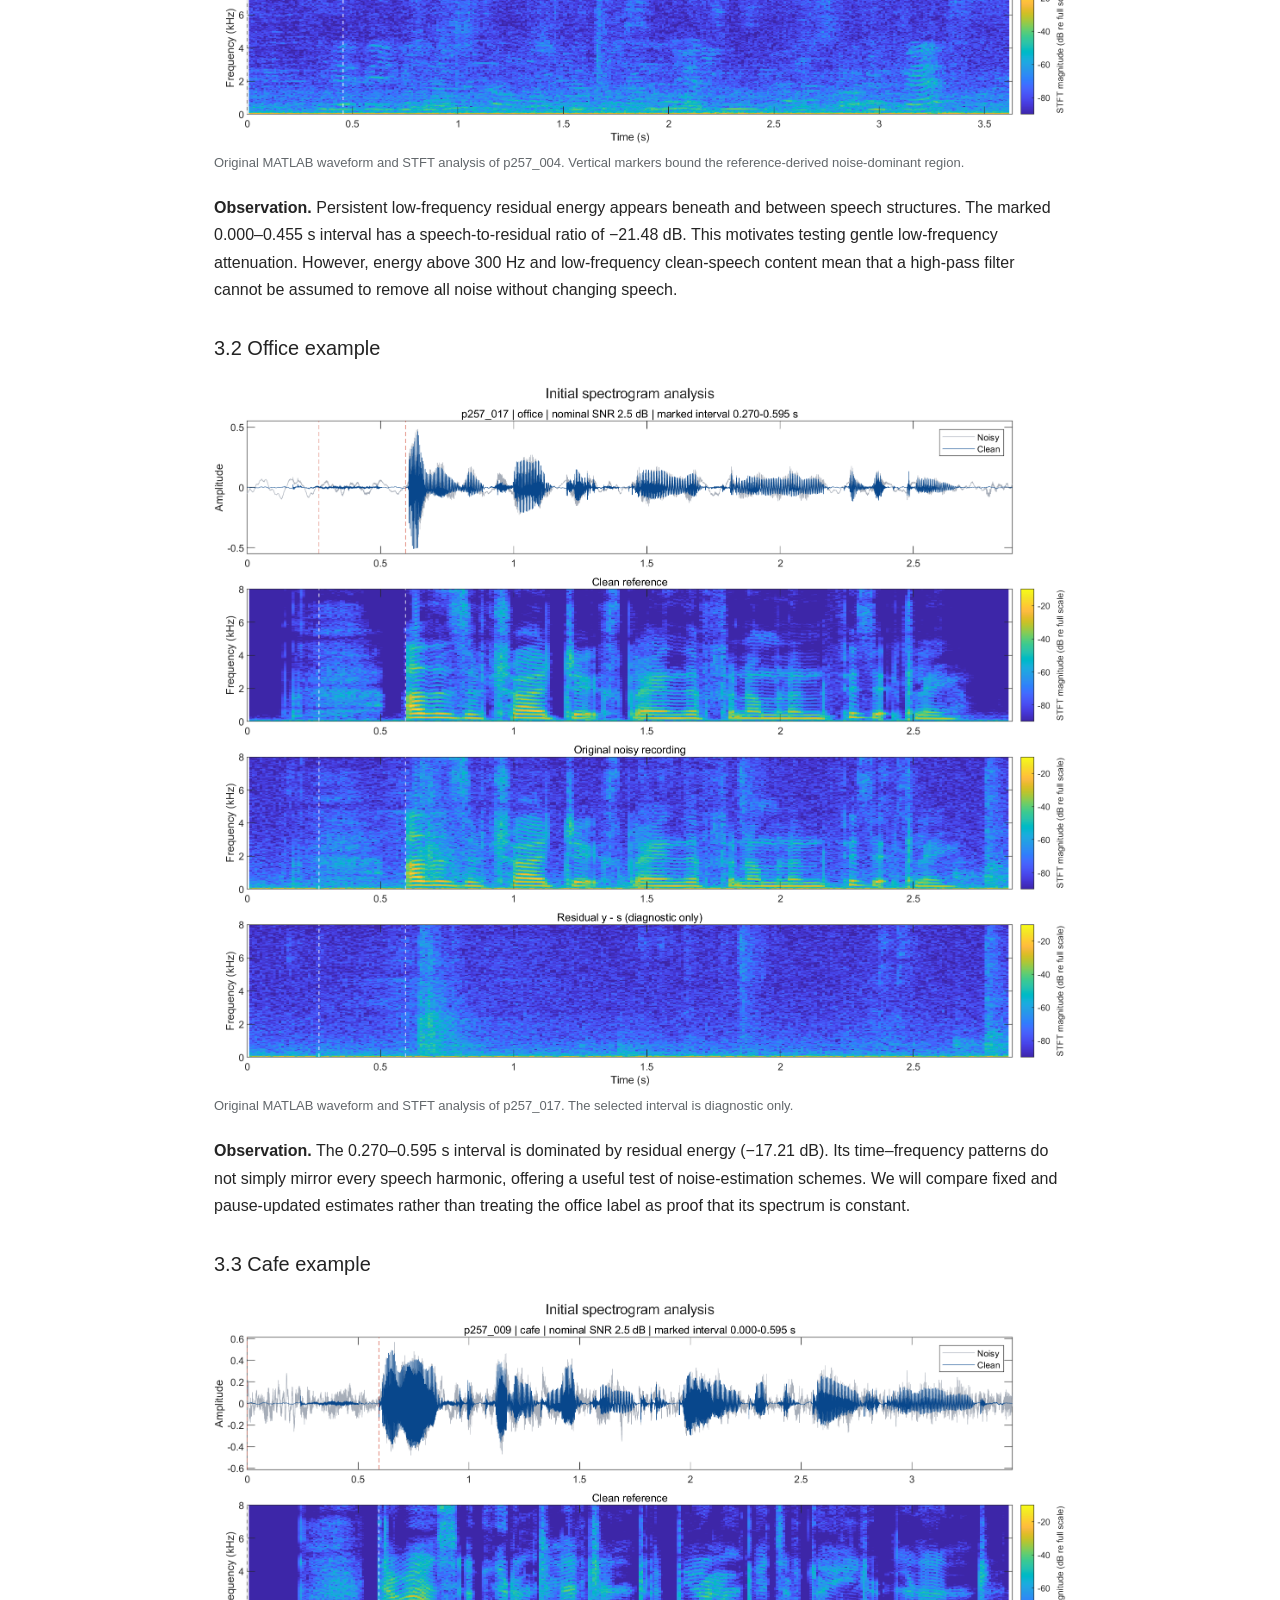
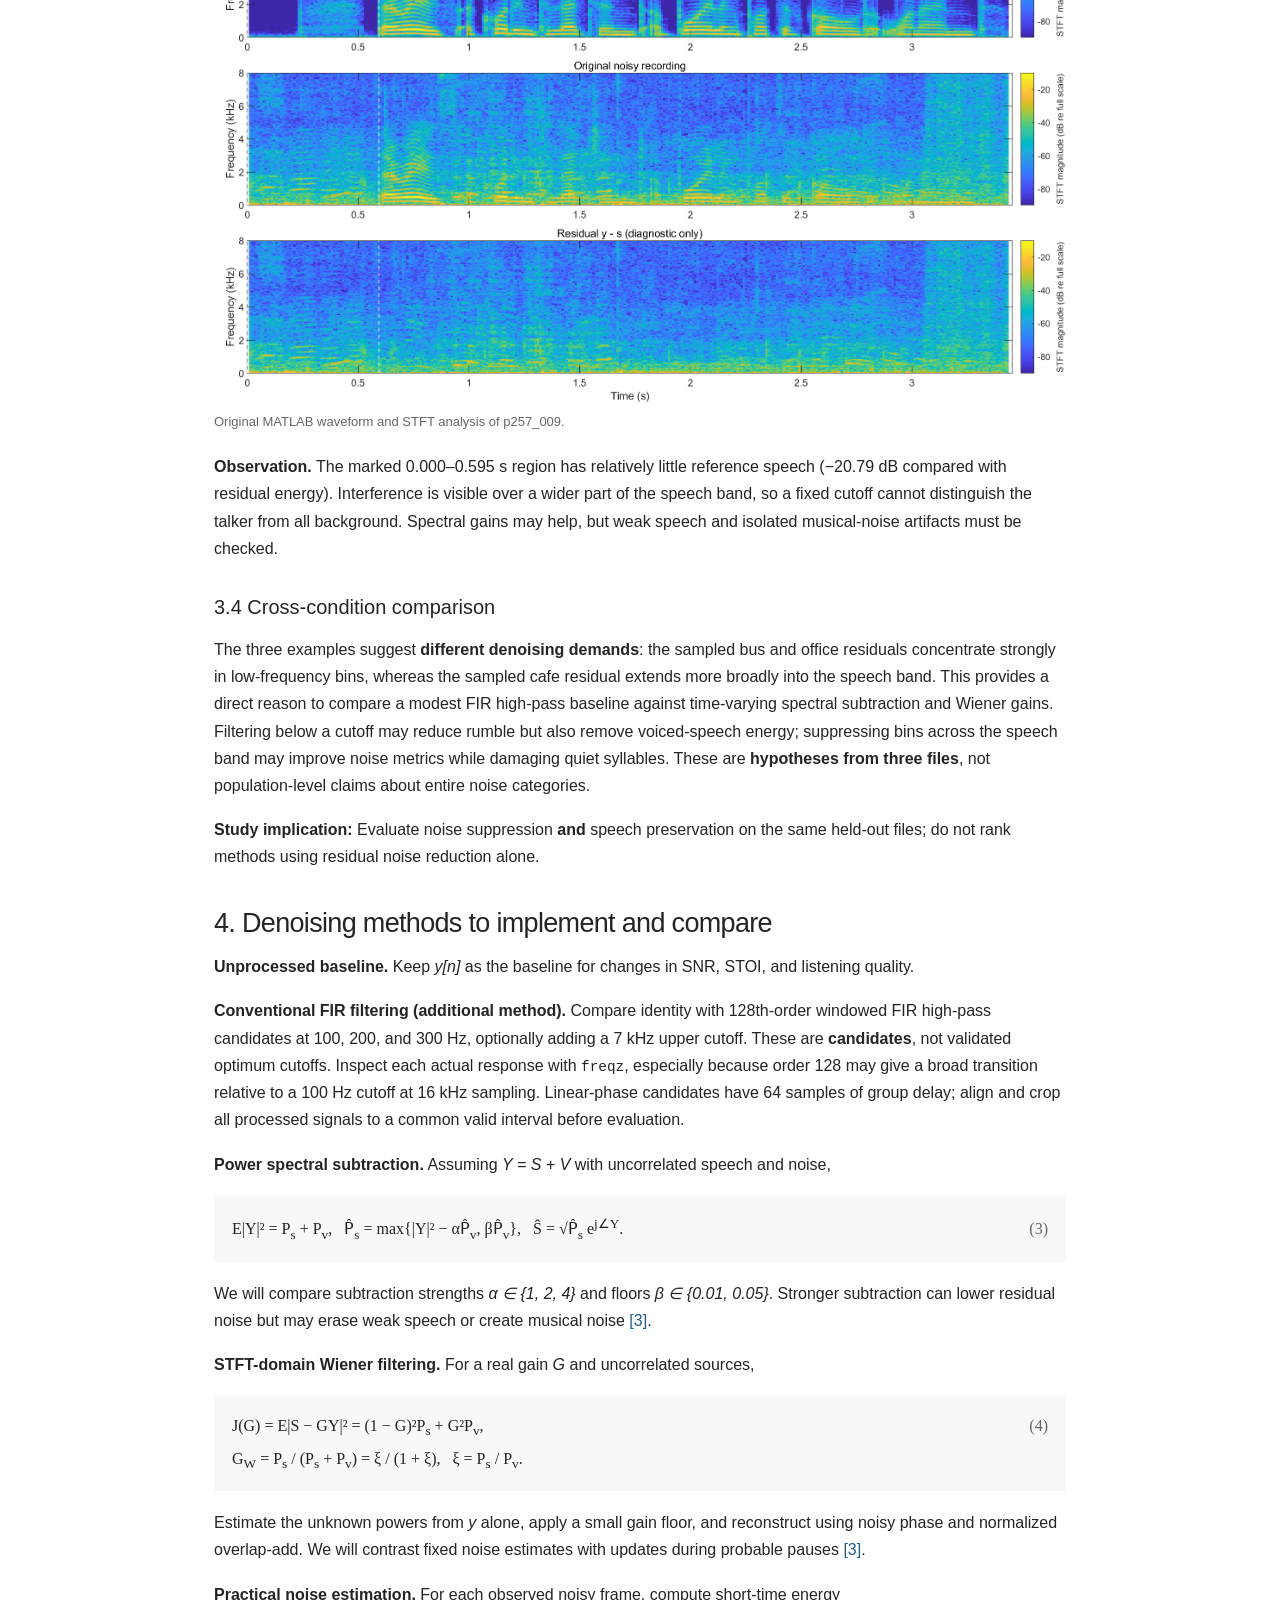
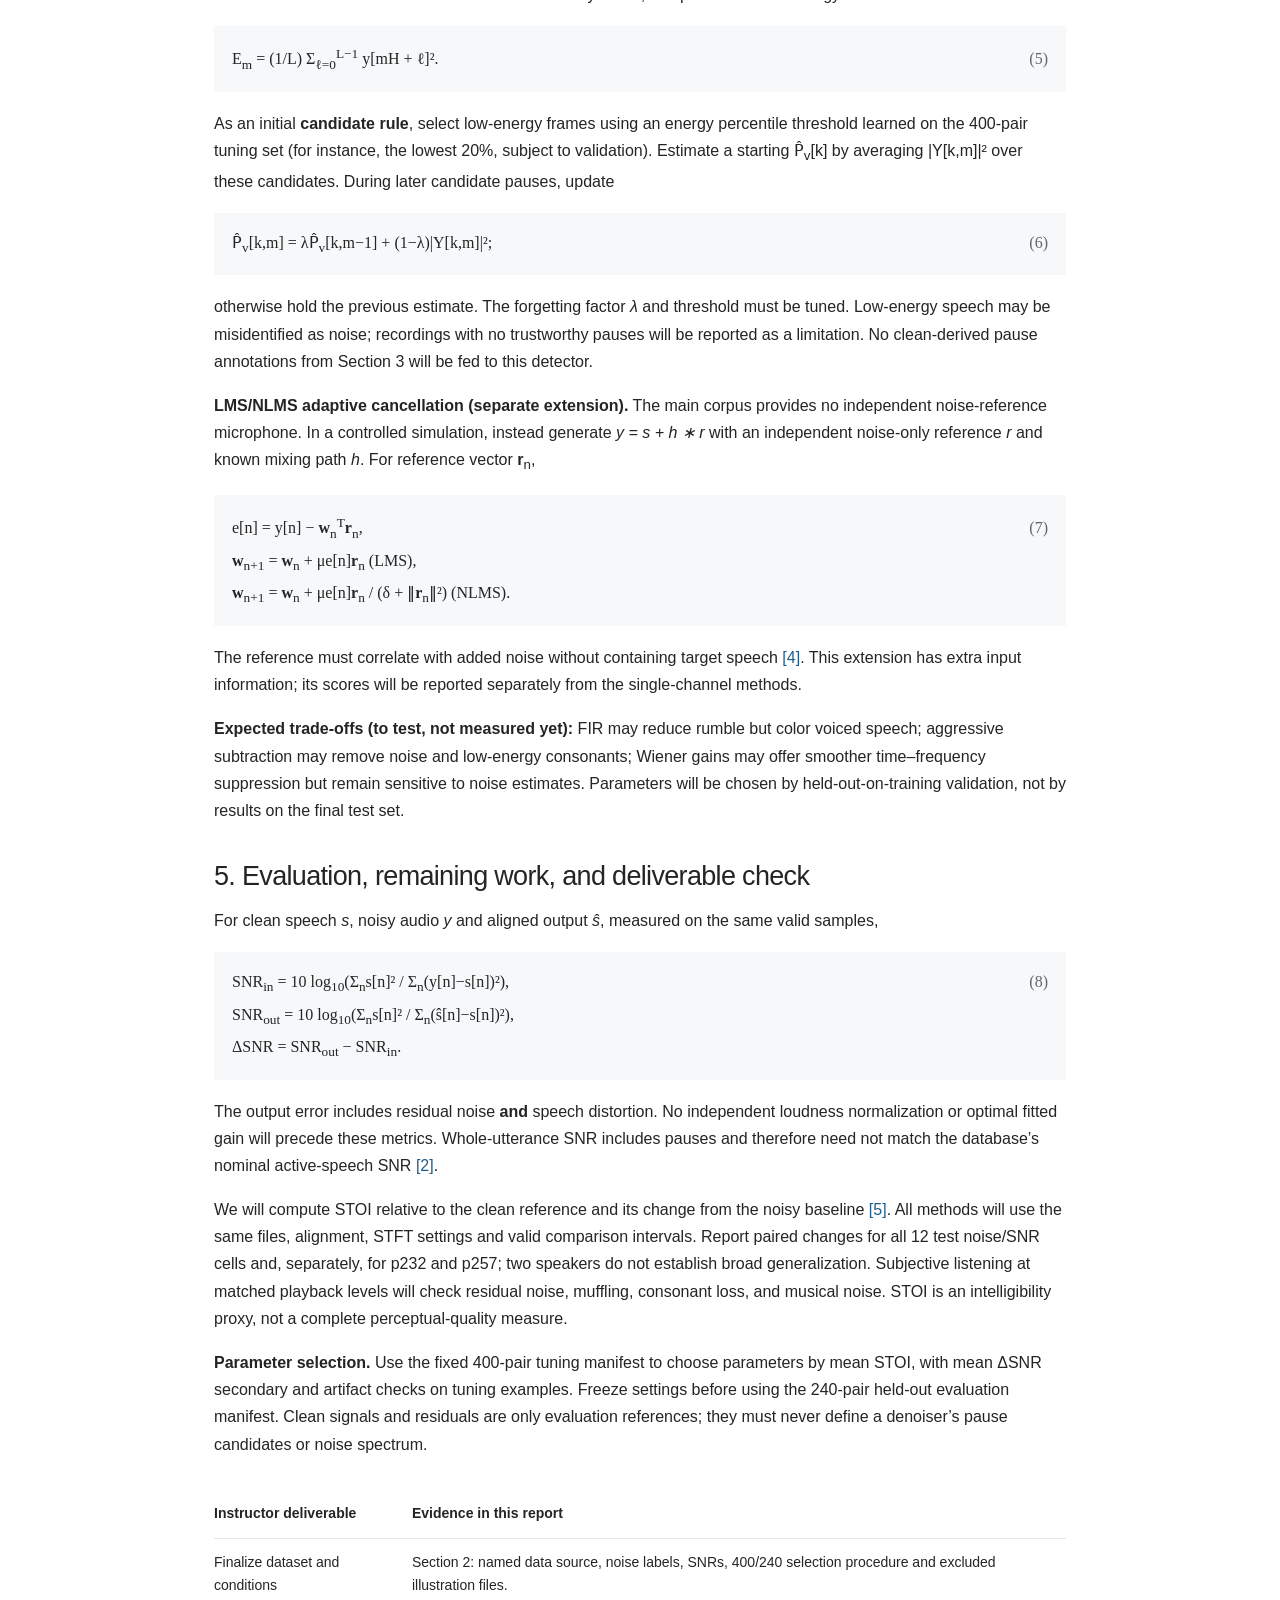
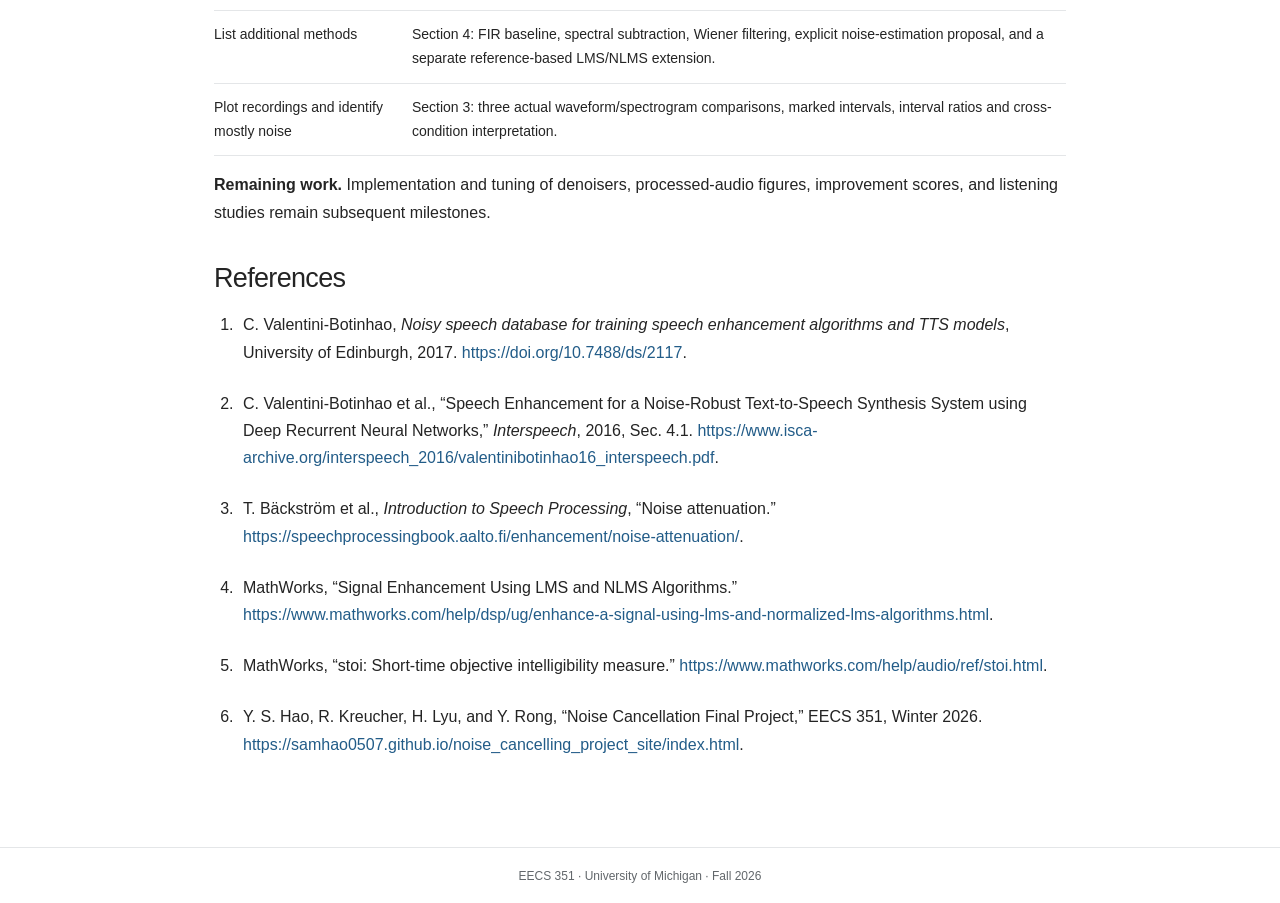
<file: proposal.html>
<!doctype html>
<html lang="en"><head><meta charset="utf-8"><meta name="viewport" content="width=device-width, initial-scale=1"><meta name="description" content="EECS 351 speech denoising project: time–frequency filtering, VoiceBank-DEMAND, and speech quality evaluation."><title>Speech Denoising Using Time–Frequency Filtering | EECS 351</title><link rel="stylesheet" href="assets/style.css"></head>
<body><a class="skip" href="#main">Skip to content</a><header><nav aria-label="Main navigation"><a href="index.html">Home</a><a href="proposal.html" aria-current="page">Proposal</a><a href="progress.html">Progress Report</a><a href="references.html">References</a></nav></header><main id="main"><div class="proposal-heading">
<p class="eyebrow">EECS 351 · November 7, 2026</p>
<h1>Speech Denoising Using Time–Frequency Filtering</h1>
<p class="subtitle">Project Proposal and Initial Analysis</p>
<div class="proposal-meta"><p class="members">Members: Dayong Fang, Leyu Jiang, Jingyu Liu, Siqi Gong</p><div class="report-downloads"><a class="report-download" href="reports/project_topic_finalized_revised.pdf" download>Report PDF ↓</a><a class="report-download" href="code/analyze_project_revised.m" download>MATLAB code ↓</a></div></div>
<div class="report-contents" aria-label="Report contents"><a href="#selected">Selected idea</a> · <a href="#scope">Dataset</a> · <a href="#analysis">Analysis</a> · <a href="#methods">Methods</a> · <a href="#evaluation">Evaluation</a> · <a href="#references">References</a></div>
</div>
<section aria-labelledby="selected">
<h2 id="selected">1. Selected idea and response to feedback</h2>
<p>We select <strong>Idea 1: Speech Denoising</strong>. Our central question is: <strong>How do noise conditions and suppression strength affect the trade-off between background-noise reduction and speech preservation?</strong> The motivation is noisy lecture recordings and online meetings. The main study uses classical DSP on single-channel recordings; a reference-based adaptive filtering experiment is a separate extension.</p>
<p>We reviewed the recommended Noise Cancellation project, which addressed chatter in instrumental recordings with multi-stage processing and an STFT-based U-Net <a href="#ref6">[6]</a>. Our project instead studies <strong>speech preservation</strong> with classical single-channel methods on condition-balanced clean/noisy speech pairs.</p>
<p>This progress report responds to all three instructor follow-ups: (1) finalized data and conditions, (2) additional filtering methods, and (3) actual spectrograms identifying mostly noise-dominant regions. Sections 2–3 document completed data inspection; Sections 4–5 describe methods and evaluation still to be implemented. No final denoising scores are claimed.</p>
</section>
<section aria-labelledby="scope">
<h2 id="scope">2. Dataset and fixed experimental scope</h2>
<p>We use the University of Edinburgh paired clean/noisy speech database (VoiceBank–DEMAND) <a href="#ref1">[1,2]</a>. The official recordings are sampled at 48 kHz. We match clean/noisy files by basename and convert pairs to 16 kHz mono using identical antialiasing resampling. The downloaded test set contains 824 pairs from speakers p232 and p257.</p>
<div class="table-wrap"><table><thead><tr><th>Partition</th><th>Noise labels in the official logs</th><th>Nominal SNR (dB)</th></tr></thead><tbody><tr><td>28-speaker training</td><td>babble, cafeteria, car, kitchen, meeting, metro, restaurant, station, traffic, ssn</td><td>0, 5, 10, 15</td></tr><tr><td>2-speaker test</td><td>bus, cafe, living, office, psquare</td><td>2.5, 7.5, 12.5, 17.5</td></tr></tbody></table></div>
<p>The label <code>ssn</code> denotes speech-shaped noise; <code>babble</code> combines multiple speakers. The study describing the database identifies <code>cafe</code> as an open-area cafeteria. Train and test partitions use different speakers and noise conditions <a href="#ref2">[2]</a>.</p>
<p><strong>Tuning set:</strong> 400 pairs, chosen from the training condition log as 10 pairs for each of 10 noise labels at four SNR levels (10 × 4 × 10). <strong>Held-out evaluation set:</strong> 240 pairs from <code>bus</code>, <code>office</code> and <code>cafe</code>, with 20 pairs per noise/SNR cell (3 × 4 × 20), equally split between the two test speakers. MATLAB random seed 351 fixes both selection manifests. The three illustrated recordings below are excluded from evaluation selection. Each future method will use the same manifest and alignment rules.</p>
<p><strong>Current status:</strong> Training and test audio and the condition logs have been obtained. Parameter tuning, enhancement, and held-out evaluation are pending. Raw DEMAND noise remains an optional extension.</p>
</section>
<section aria-labelledby="analysis">
<h2 id="analysis">3. Completed waveform and spectrogram analysis</h2>
<p>We inspected one real test recording from each selected noise category at nominal 2.5 dB SNR. These three examples are exploratory, not estimates of average performance. Let <em>s[n]</em> be the clean reference, <em>y[n]</em> the noisy recording and <em>v[n] = y[n] − s[n]</em> the diagnostic residual. We did not independently peak-normalize the paired signals or fit a gain before subtraction. Pair shape, sample rate, and length are checked before resampling.</p>
<p>With a periodic Hann window <em>w[ℓ]</em> of <em>L = 400</em> samples (25 ms), hop <em>H = 160</em> samples (10 ms) and <em>K = 512</em>-point FFT,</p>
<div class="equation" id="eq1"><span>X[k,m] = Σ<sub>ℓ=0</sub><sup>399</sup> x[mH + ℓ]w[ℓ]e<sup>−j2πkℓ/512</sup>, &nbsp; k = 0,…,256.</span><span class="equation-number">(1)</span></div>
<p>The FFT-bin spacing is <em>f<sub>s</sub>/K = 31.25 Hz</em>; zero-padding refines the display grid, not the intrinsic window resolution. All three spectrograms use 0–8 kHz and a common [−90, −10] dB color range. Their values represent window-normalized STFT magnitudes, not power spectral densities. For a one-sided amplitude display, the positive-frequency interior bins are doubled, while the DC and Nyquist bins are not.</p>
<p><strong>Identifying mostly noise-dominant regions.</strong> For each full analysis frame, we calculate</p>
<div class="equation" id="eq2"><span>R<sub>m</sub> = 10 log<sub>10</sub> [(Σ<sub>ℓ=0</sub><sup>399</sup> s[mH + ℓ]² + ε) / (Σ<sub>ℓ=0</sub><sup>399</sup> v[mH + ℓ]² + ε)].</span><span class="equation-number">(2)</span></div>
<p>We mark the longest contiguous run satisfying <em>R<sub>m</sub> ≤ −10 dB</em>, including the full support of those frames. This means reference speech energy is no more than one tenth of diagnostic residual energy in each selected frame. The interval ratios below are recomputed from the underlying samples without double-counting overlapped frames. These intervals are noise-dominant, not necessarily silent.</p>
<div class="table-wrap"><table><thead><tr><th>Noise</th><th>Recording</th><th>Marked interval (s)</th><th>Ratio (dB)</th><th>Low-bin share*</th></tr></thead><tbody><tr><td>bus</td><td>p257_004</td><td>0.000–0.455</td><td>−21.48</td><td>98.7%</td></tr><tr><td>office</td><td>p257_017</td><td>0.270–0.595</td><td>−17.21</td><td>99.3%</td></tr><tr><td>cafe</td><td>p257_009</td><td>0.000–0.595</td><td>−20.79</td><td>79.9%</td></tr></tbody></table></div>
<p class="muted">*Original unweighted nonnegative-frequency-bin share below 300 Hz, Σ<sub>k: fₖ&lt;300</sub> Σ<sub>m</sub> |V[k,m]|² / Σ<sub>k≥0</sub> Σ<sub>m</sub> |V[k,m]|². They are descriptive concentration measures, not Parseval-corrected one-sided signal-power fractions or denoising scores.</p>
<p><strong>Interpretation.</strong> The paired plots distinguish target speech structure from background energy: noise is still present during low-speech intervals, and it overlaps frequencies used by speech. Thus fixed frequency removal alone cannot guarantee complete denoising without speech damage. The references and residual <em>v</em> are used <strong>only</strong> for these diagnostic plots and reference-based metrics. Neither will be used to detect pauses or update a real single-channel denoiser.</p>
<h3>3.1 Bus example</h3>
<figure><a href="assets/figures/bus-analysis.png"><img src="assets/figures/bus-analysis.png" alt="Waveforms and clean, noisy, and residual spectrograms for bus recording p257_004." width="1977" height="1624"></a><figcaption>Original MATLAB waveform and STFT analysis of p257_004. Vertical markers bound the reference-derived noise-dominant region.</figcaption></figure>
<p><strong>Observation.</strong> Persistent low-frequency residual energy appears beneath and between speech structures. The marked 0.000–0.455 s interval has a speech-to-residual ratio of −21.48 dB. This motivates testing gentle low-frequency attenuation. However, energy above 300 Hz and low-frequency clean-speech content mean that a high-pass filter cannot be assumed to remove all noise without changing speech.</p>
<h3>3.2 Office example</h3>
<figure><a href="assets/figures/office-analysis.png"><img src="assets/figures/office-analysis.png" alt="Waveforms and clean, noisy, and residual spectrograms for office recording p257_017." width="1977" height="1624" loading="lazy"></a><figcaption>Original MATLAB waveform and STFT analysis of p257_017. The selected interval is diagnostic only.</figcaption></figure>
<p><strong>Observation.</strong> The 0.270–0.595 s interval is dominated by residual energy (−17.21 dB). Its time–frequency patterns do not simply mirror every speech harmonic, offering a useful test of noise-estimation schemes. We will compare fixed and pause-updated estimates rather than treating the office label as proof that its spectrum is constant.</p>
<h3>3.3 Cafe example</h3>
<figure><a href="assets/figures/cafe-analysis.png"><img src="assets/figures/cafe-analysis.png" alt="Waveforms and clean, noisy, and residual spectrograms for cafe recording p257_009." width="1977" height="1624" loading="lazy"></a><figcaption>Original MATLAB waveform and STFT analysis of p257_009.</figcaption></figure>
<p><strong>Observation.</strong> The marked 0.000–0.595 s region has relatively little reference speech (−20.79 dB compared with residual energy). Interference is visible over a wider part of the speech band, so a fixed cutoff cannot distinguish the talker from all background. Spectral gains may help, but weak speech and isolated musical-noise artifacts must be checked.</p>
<h3>3.4 Cross-condition comparison</h3>
<p>The three examples suggest <strong>different denoising demands</strong>: the sampled bus and office residuals concentrate strongly in low-frequency bins, whereas the sampled cafe residual extends more broadly into the speech band. This provides a direct reason to compare a modest FIR high-pass baseline against time-varying spectral subtraction and Wiener gains. Filtering below a cutoff may reduce rumble but also remove voiced-speech energy; suppressing bins across the speech band may improve noise metrics while damaging quiet syllables. These are <strong>hypotheses from three files</strong>, not population-level claims about entire noise categories.</p>
<p><strong>Study implication:</strong> Evaluate noise suppression <strong>and</strong> speech preservation on the same held-out files; do not rank methods using residual noise reduction alone.</p>
</section>
<section aria-labelledby="methods">
<h2 id="methods">4. Denoising methods to implement and compare</h2>
<p><strong>Unprocessed baseline.</strong> Keep <em>y[n]</em> as the baseline for changes in SNR, STOI, and listening quality.</p>
<p><strong>Conventional FIR filtering (additional method).</strong> Compare identity with 128th-order windowed FIR high-pass candidates at 100, 200, and 300 Hz, optionally adding a 7 kHz upper cutoff. These are <strong>candidates</strong>, not validated optimum cutoffs. Inspect each actual response with <code>freqz</code>, especially because order 128 may give a broad transition relative to a 100 Hz cutoff at 16 kHz sampling. Linear-phase candidates have 64 samples of group delay; align and crop all processed signals to a common valid interval before evaluation.</p>
<p><strong>Power spectral subtraction.</strong> Assuming <em>Y = S + V</em> with uncorrelated speech and noise,</p>
<div class="equation" id="eq3"><span>E|Y|² = P<sub>s</sub> + P<sub>v</sub>, &nbsp; P̂<sub>s</sub> = max{|Y|² − αP̂<sub>v</sub>, βP̂<sub>v</sub>}, &nbsp; Ŝ = √P̂<sub>s</sub> e<sup>j∠Y</sup>.</span><span class="equation-number">(3)</span></div>
<p>We will compare subtraction strengths <em>α ∈ {1, 2, 4}</em> and floors <em>β ∈ {0.01, 0.05}</em>. Stronger subtraction can lower residual noise but may erase weak speech or create musical noise <a href="#ref3">[3]</a>.</p>
<p><strong>STFT-domain Wiener filtering.</strong> For a real gain <em>G</em> and uncorrelated sources,</p>
<div class="equation" id="eq4"><span>J(G) = E|S − GY|² = (1 − G)²P<sub>s</sub> + G²P<sub>v</sub>,<br>G<sub>W</sub> = P<sub>s</sub> / (P<sub>s</sub> + P<sub>v</sub>) = ξ / (1 + ξ), &nbsp; ξ = P<sub>s</sub> / P<sub>v</sub>.</span><span class="equation-number">(4)</span></div>
<p>Estimate the unknown powers from <em>y</em> alone, apply a small gain floor, and reconstruct using noisy phase and normalized overlap-add. We will contrast fixed noise estimates with updates during probable pauses <a href="#ref3">[3]</a>.</p>
<p><strong>Practical noise estimation.</strong> For each observed noisy frame, compute short-time energy</p>
<div class="equation" id="eq5"><span>E<sub>m</sub> = (1/L) Σ<sub>ℓ=0</sub><sup>L−1</sup> y[mH + ℓ]².</span><span class="equation-number">(5)</span></div>
<p>As an initial <strong>candidate rule</strong>, select low-energy frames using an energy percentile threshold learned on the 400-pair tuning set (for instance, the lowest 20%, subject to validation). Estimate a starting P̂<sub>v</sub>[k] by averaging |Y[k,m]|² over these candidates. During later candidate pauses, update</p>
<div class="equation" id="eq6"><span>P̂<sub>v</sub>[k,m] = λP̂<sub>v</sub>[k,m−1] + (1−λ)|Y[k,m]|²;</span><span class="equation-number">(6)</span></div>
<p>otherwise hold the previous estimate. The forgetting factor <em>λ</em> and threshold must be tuned. Low-energy speech may be misidentified as noise; recordings with no trustworthy pauses will be reported as a limitation. No clean-derived pause annotations from Section 3 will be fed to this detector.</p>
<p><strong>LMS/NLMS adaptive cancellation (separate extension).</strong> The main corpus provides no independent noise-reference microphone. In a controlled simulation, instead generate <em>y = s + h ∗ r</em> with an independent noise-only reference <em>r</em> and known mixing path <em>h</em>. For reference vector <strong>r</strong><sub>n</sub>,</p>
<div class="equation" id="eq7"><span>e[n] = y[n] − <strong>w</strong><sub>n</sub><sup>T</sup><strong>r</strong><sub>n</sub>,<br><strong>w</strong><sub>n+1</sub> = <strong>w</strong><sub>n</sub> + μe[n]<strong>r</strong><sub>n</sub> (LMS),<br><strong>w</strong><sub>n+1</sub> = <strong>w</strong><sub>n</sub> + μe[n]<strong>r</strong><sub>n</sub> / (δ + ‖<strong>r</strong><sub>n</sub>‖²) (NLMS).</span><span class="equation-number">(7)</span></div>
<p>The reference must correlate with added noise without containing target speech <a href="#ref4">[4]</a>. This extension has extra input information; its scores will be reported separately from the single-channel methods.</p>
<p><strong>Expected trade-offs (to test, not measured yet):</strong> FIR may reduce rumble but color voiced speech; aggressive subtraction may remove noise and low-energy consonants; Wiener gains may offer smoother time–frequency suppression but remain sensitive to noise estimates. Parameters will be chosen by held-out-on-training validation, not by results on the final test set.</p>
</section>
<section aria-labelledby="evaluation">
<h2 id="evaluation">5. Evaluation, remaining work, and deliverable check</h2>
<p>For clean speech <em>s</em>, noisy audio <em>y</em> and aligned output <em>ŝ</em>, measured on the same valid samples,</p>
<div class="equation" id="eq8"><span>SNR<sub>in</sub> = 10 log<sub>10</sub>(Σ<sub>n</sub>s[n]² / Σ<sub>n</sub>(y[n]−s[n])²),<br>SNR<sub>out</sub> = 10 log<sub>10</sub>(Σ<sub>n</sub>s[n]² / Σ<sub>n</sub>(ŝ[n]−s[n])²),<br>ΔSNR = SNR<sub>out</sub> − SNR<sub>in</sub>.</span><span class="equation-number">(8)</span></div>
<p>The output error includes residual noise <strong>and</strong> speech distortion. No independent loudness normalization or optimal fitted gain will precede these metrics. Whole-utterance SNR includes pauses and therefore need not match the database’s nominal active-speech SNR <a href="#ref2">[2]</a>.</p>
<p>We will compute STOI relative to the clean reference and its change from the noisy baseline <a href="#ref5">[5]</a>. All methods will use the same files, alignment, STFT settings and valid comparison intervals. Report paired changes for all 12 test noise/SNR cells and, separately, for p232 and p257; two speakers do not establish broad generalization. Subjective listening at matched playback levels will check residual noise, muffling, consonant loss, and musical noise. STOI is an intelligibility proxy, not a complete perceptual-quality measure.</p>
<p><strong>Parameter selection.</strong> Use the fixed 400-pair tuning manifest to choose parameters by mean STOI, with mean ΔSNR secondary and artifact checks on tuning examples. Freeze settings before using the 240-pair held-out evaluation manifest. Clean signals and residuals are only evaluation references; they must never define a denoiser’s pause candidates or noise spectrum.</p>
<div class="table-wrap"><table><thead><tr><th>Instructor deliverable</th><th>Evidence in this report</th></tr></thead><tbody><tr><td>Finalize dataset and conditions</td><td>Section 2: named data source, noise labels, SNRs, 400/240 selection procedure and excluded illustration files.</td></tr><tr><td>List additional methods</td><td>Section 4: FIR baseline, spectral subtraction, Wiener filtering, explicit noise-estimation proposal, and a separate reference-based LMS/NLMS extension.</td></tr><tr><td>Plot recordings and identify mostly noise</td><td>Section 3: three actual waveform/spectrogram comparisons, marked intervals, interval ratios and cross-condition interpretation.</td></tr></tbody></table></div>
<p><strong>Remaining work.</strong> Implementation and tuning of denoisers, processed-audio figures, improvement scores, and listening studies remain subsequent milestones.</p>
</section>
<h2 id="references">References</h2>
<ol class="references">
<li id="ref1">C. Valentini-Botinhao, <em>Noisy speech database for training speech enhancement algorithms and TTS models</em>, University of Edinburgh, 2017. <a href="https://doi.org/10.7488/ds/2117">https://doi.org/10.7488/ds/2117</a>.</li>
<li id="ref2">C. Valentini-Botinhao et al., “Speech Enhancement for a Noise-Robust Text-to-Speech Synthesis System using Deep Recurrent Neural Networks,” <em>Interspeech</em>, 2016, Sec. 4.1. <a href="https://www.isca-archive.org/interspeech_2016/valentinibotinhao16_interspeech.pdf">https://www.isca-archive.org/interspeech_2016/valentinibotinhao16_interspeech.pdf</a>.</li>
<li id="ref3">T. Bäckström et al., <em>Introduction to Speech Processing</em>, “Noise attenuation.” <a href="https://speechprocessingbook.aalto.fi/enhancement/noise-attenuation/">https://speechprocessingbook.aalto.fi/enhancement/noise-attenuation/</a>.</li>
<li id="ref4">MathWorks, “Signal Enhancement Using LMS and NLMS Algorithms.” <a href="https://www.mathworks.com/help/dsp/ug/enhance-a-signal-using-lms-and-normalized-lms-algorithms.html">https://www.mathworks.com/help/dsp/ug/enhance-a-signal-using-lms-and-normalized-lms-algorithms.html</a>.</li>
<li id="ref5">MathWorks, “stoi: Short-time objective intelligibility measure.” <a href="https://www.mathworks.com/help/audio/ref/stoi.html">https://www.mathworks.com/help/audio/ref/stoi.html</a>.</li>
<li id="ref6">Y. S. Hao, R. Kreucher, H. Lyu, and Y. Rong, “Noise Cancellation Final Project,” EECS 351, Winter 2026. <a href="https://samhao0507.github.io/noise_cancelling_project_site/index.html">https://samhao0507.github.io/noise_cancelling_project_site/index.html</a>.</li>
</ol>
</main><footer>EECS 351 · University of Michigan · Fall 2026</footer></body></html>
</file>
<file: assets/style.css>
:root{color-scheme:light;--ink:#242424;--muted:#62676b;--blue:#225c88;--line:#e4e6e8}*{box-sizing:border-box}body{margin:0;background:#fff;color:var(--ink);font-family:-apple-system,BlinkMacSystemFont,"Segoe UI",Arial,sans-serif;font-size:16px;line-height:1.7}a{color:var(--blue);text-decoration:none}a:hover{text-decoration:underline}a:focus-visible{outline:2px solid var(--blue);outline-offset:5px}header{border-bottom:1px solid var(--line)}nav{max-width:960px;margin:auto;padding:17px 24px;display:flex;justify-content:flex-end;flex-wrap:wrap;gap:8px 23px;font-size:14px}nav a{color:#444}nav a[aria-current=page]{color:var(--blue);text-decoration:underline;text-underline-offset:7px}main{max-width:900px;margin:0 auto;padding:48px 24px 65px;min-height:calc(100vh - 127px)}h1,h2{font-weight:400;line-height:1.25;letter-spacing:-.025em}h1{font-size:40px;margin:0 0 12px}h2{font-size:27px;margin:36px 0 13px}p{margin:0 0 17px}.eyebrow{font-size:13px;color:var(--muted);margin-bottom:15px;letter-spacing:.025em}.subtitle{font-size:22px;color:#4d5359;margin-bottom:12px}.members{font-size:15px;color:var(--muted);margin-bottom:34px}.muted{color:var(--muted);font-size:14px}.note{border-left:3px solid #a7bfd0;padding:8px 0 8px 17px;color:var(--muted);font-size:14px;margin-top:27px}.report-row{display:grid;grid-template-columns:150px 1fr;padding:13px 0;border-top:1px solid var(--line);border-bottom:1px solid var(--line)}.report-row p{margin:4px 0 0}.date{font-size:14px;color:var(--muted);padding-top:2px}dl{display:grid;grid-template-columns:110px 1fr;gap:11px 14px}dt{font-weight:600}dd{margin:0}.table-wrap{overflow-x:auto}table{border-collapse:collapse;width:100%;font-size:14px;text-align:left;margin:15px 0}th,td{border-bottom:1px solid var(--line);padding:12px 14px 12px 0;vertical-align:top}th{font-weight:600}.pipeline{padding:18px 0;border-block:1px solid var(--line);color:var(--blue)}ul,ol{padding-left:24px}li{margin-bottom:10px}.references li{padding-left:5px;margin-bottom:24px}footer{border-top:1px solid var(--line);color:var(--muted);text-align:center;font-size:12px;padding:18px 24px}.skip{position:absolute;left:12px;top:-60px;background:white;padding:8px}.skip:focus{top:8px}@media(max-width:600px){nav{justify-content:flex-start;gap:9px 18px;padding:15px 20px;font-size:13px}main{padding:32px 20px 45px}h1{font-size:32px}h2{font-size:24px}.subtitle{font-size:19px}.report-row{grid-template-columns:1fr;gap:4px}dl{grid-template-columns:1fr;gap:4px}dd{margin-bottom:12px}}@media print{header,footer,.skip{display:none}main{max-width:none;padding:0}a{color:inherit}h2{break-after:avoid}.note{font-size:12px}}

h3{font-size:20px;font-weight:500;margin:28px 0 12px}figure{margin:22px 0}figure img{width:100%;height:auto;display:block}figcaption{font-size:13px;color:var(--muted);margin-top:9px;line-height:1.5}.equation{overflow-x:auto;padding:15px 18px;background:#f6f8fa;margin:18px 0;font-family:Georgia,serif;line-height:1.9}.report-contents{font-size:14px;padding:14px 0;border-bottom:1px solid var(--line)}h2[id]{scroll-margin-top:20px}code{font-size:.9em}

.proposal-heading .eyebrow{margin-bottom:10px}.proposal-heading h1{margin-bottom:7px}.proposal-heading .subtitle{margin-bottom:9px}.proposal-meta{display:flex;align-items:baseline;justify-content:space-between;flex-wrap:wrap;gap:4px 20px}.proposal-meta .members{margin:0}.report-download{font-size:14px;white-space:nowrap}.proposal-heading .report-contents{padding:10px 0 12px}.proposal-heading+h2{margin-top:25px}

.report-downloads{display:flex;gap:8px 18px;flex-wrap:wrap}.equation{display:flex;align-items:baseline;justify-content:space-between;gap:18px}.equation-number{flex:none;color:var(--muted)}.references a{overflow-wrap:anywhere}.proposal-heading+section h2{margin-top:25px}
</file>
<file: assets/presentation/presentation.css>
/* Project presentation: a fixed 1280×720 stage scaled to the window. */
:root {
  --ink: #142534;
  --soft: #465b6d;
  --faint: #7d8e9c;
  --blue: #1d5987;
  --blue-deep: #123f63;
  --line: #dbe5ed;
  --wash: #f0f6fa;
  --paper: #fff;
  --noise: #c8452b;
  --amber: #d9822b;
  --green: #2e7d5b;
}
* { box-sizing: border-box; }
html, body { height: 100%; }
body {
  margin: 0; overflow: hidden; background: #0c1620; color: var(--ink);
  font-family: -apple-system, BlinkMacSystemFont, "Segoe UI", "Helvetica Neue", Arial, sans-serif;
  -webkit-font-smoothing: antialiased;
}
button { font: inherit; color: inherit; cursor: pointer; }
kbd {
  display: inline-block; min-width: 1.5em; padding: 1px 5px; border: 1px solid var(--line); border-radius: 4px;
  background: var(--paper); font: 600 11px/1.4 ui-monospace, SFMono-Regular, Menlo, monospace; text-align: center;
}
code { font: 12px ui-monospace, SFMono-Regular, Menlo, monospace; }

.stage {
  position: absolute; left: 50%; top: 50%; width: 1280px; height: 720px;
  background: var(--paper); overflow: hidden; transform-origin: center;
}
.progress { position: absolute; inset: 0 0 auto 0; height: 4px; background: var(--wash); z-index: 3; }
.progress i { display: block; height: 100%; width: 0; background: var(--blue); transition: width .3s ease; }

.slide {
  position: absolute; inset: 0; padding: 50px 64px 60px; display: flex; flex-direction: column;
  opacity: 0; visibility: hidden; transform: translateX(18px); transition: opacity .28s ease, transform .28s ease, visibility 0s .28s;
}
.slide.is-active { opacity: 1; visibility: visible; transform: none; transition: opacity .28s ease, transform .28s ease; }
@media (prefers-reduced-motion: reduce) { .slide, .slide.is-active { transition: none; transform: none; } }
.slide > .notes { display: none; }

.kicker { margin: 0 0 8px; color: var(--blue); font-size: 13px; font-weight: 700; letter-spacing: .11em; text-transform: uppercase; }
h1, h2, h3 { margin: 0; text-wrap: balance; }
h2 { font-size: 40px; line-height: 1.12; font-weight: 620; letter-spacing: -.035em; margin-bottom: 24px; }
h3 { font-size: 21px; font-weight: 650; letter-spacing: -.015em; }
p { margin: 0 0 14px; font-size: 19px; line-height: 1.5; color: var(--soft); }
p strong, p b, li b { color: var(--ink); }
.big { font-size: 25px; line-height: 1.4; color: var(--ink); letter-spacing: -.012em; }
.big em, h1 em { font-style: normal; color: var(--blue); }
.label { margin: 0 0 12px; font-size: 13px; font-weight: 700; letter-spacing: .09em; text-transform: uppercase; color: var(--faint); }
.credit { margin: auto 0 0; font-size: 12px; color: var(--faint); }
.cols { display: grid; gap: 48px; flex: 1; min-height: 0; align-content: center; align-items: center; padding-bottom: 16px; }
.math, .eq { font-family: Georgia, "Times New Roman", serif; }

/* 1 · Title */
.slide-title { background: linear-gradient(180deg, var(--wash) 0%, #fff 62%); padding-top: 0; padding-bottom: 0; justify-content: center; }
.slide-title h1 { max-width: none; font-size: 70px; line-height: 1.08; font-weight: 640; letter-spacing: -.04em; margin: 0 0 30px; }
.lede { font-size: 25px; color: var(--soft); margin-bottom: 8px; }
.members { font-size: 21px; color: var(--soft); letter-spacing: .005em; margin: 0; }
.title-specs { margin-top: 56px; display: grid; grid-template-columns: repeat(3, 1fr); gap: 22px; }
.title-specs figure { margin: 0; }
.title-specs canvas { display: block; width: 100%; height: 190px; border-radius: 10px; background: #000004; }
.title-specs figcaption { margin-top: 12px; font-size: 17px; font-weight: 600; color: var(--soft); }
.legend { display: flex; align-items: center; gap: 8px; font-size: 13px; color: var(--soft); margin-top: 4px; }
.key { width: 22px; height: 4px; border-radius: 2px; margin-left: 12px; }
.key:first-child { margin-left: 0; }
.key-noisy { background: #b9c3cd; }
.key-clean { background: var(--blue); }
.legend-note { margin-left: auto; color: var(--faint); }

/* 2 · Idea */
.cols-idea { grid-template-columns: 1fr 1.08fr; }
.cols-idea p { font-size: 21px; }
.cols-idea .big { font-size: 28px; }
.question { margin: 26px 0 0; padding: 16px 20px; border-left: 4px solid var(--blue); background: var(--wash); border-radius: 0 8px 8px 0; color: var(--ink); font-size: 21px; }
.question b { color: var(--blue); }
.model { display: grid; gap: 26px; }
.model-row { display: flex; align-items: center; gap: 12px; }
.chip { flex: 1; padding: 26px 12px 20px; border: 1.5px solid var(--line); border-radius: 12px; text-align: center; background: var(--paper); }
.chip .math { display: block; font-size: 42px; font-style: italic; color: var(--ink); }
.chip small { display: block; margin-top: 6px; font-size: 16px; line-height: 1.35; color: var(--soft); }
.chip-noisy { background: #f4f5f7; border-color: #cfd6dd; }
.chip-clean { border-color: var(--blue); }
.chip-clean .math { color: var(--blue); }
.chip-noise { border-color: var(--noise); }
.chip-noise .math { color: var(--noise); }
.op { font-size: 30px; color: var(--faint); }
.tradeoff { padding: 26px 26px; border-radius: 12px; background: var(--wash); }
.tradeoff-bar { display: flex; align-items: center; gap: 12px; font-size: 13px; font-weight: 700; letter-spacing: .08em; text-transform: uppercase; color: var(--soft); }
.tradeoff-bar i { flex: 1; height: 8px; border-radius: 4px; background: linear-gradient(90deg, var(--noise), #e9c46a 50%, var(--blue-deep)); }
.tradeoff-ends { display: grid; grid-template-columns: 1fr 1fr; gap: 24px; margin-top: 14px; }
.tradeoff-ends p { margin: 0; font-size: 18px; line-height: 1.4; }
.tradeoff-ends p:last-child { text-align: right; }
.tradeoff-ends b { display: block; margin-bottom: 2px; }

/* 3 · Data */
.cols-data { grid-template-columns: 1.1fr 1fr; }
.cols-data p { font-size: 20px; }
.facts { margin: 4px 0 22px; padding: 0; list-style: none; }
.facts li { position: relative; padding-left: 20px; margin-bottom: 10px; font-size: 18.5px; line-height: 1.45; color: var(--soft); }
.facts li::before { content: ""; position: absolute; left: 2px; top: .62em; width: 7px; height: 7px; border-radius: 50%; background: var(--blue); }
.stats { display: grid; grid-template-columns: repeat(3, 1fr); gap: 12px; }
.stats div { padding: 14px 16px; border-radius: 12px; background: var(--wash); }
.stats b { display: block; font-size: 48px; line-height: 1; font-weight: 650; letter-spacing: -.04em; color: var(--blue); }
.stats span { display: block; margin-top: 8px; font-size: 14.5px; line-height: 1.35; color: var(--soft); }
.listen { display: grid; gap: 12px; }
.listen .label { margin-bottom: 2px; }
.clip-card { display: grid; grid-template-columns: 78px 1fr auto; align-items: center; gap: 14px; padding: 18px 16px; border: 1px solid var(--line); border-radius: 12px; }
.clip-head b { display: block; font-size: 22px; }
.clip-head span { font-size: 13px; color: var(--faint); }
.clip-card canvas { width: 100%; height: 60px; display: block; }
.clip-buttons { display: grid; gap: 6px; }
.play {
  display: inline-flex; align-items: center; gap: 8px; padding: 6px 14px 6px 10px; min-width: 96px;
  border: 1.5px solid #c5ced6; border-radius: 999px; background: var(--paper); font-size: 14px; font-weight: 600; color: var(--soft);
}
.play::before { content: ""; border-style: solid; border-width: 5px 0 5px 8px; border-color: transparent transparent transparent currentColor; }
.play-clean { border-color: var(--blue); color: var(--blue); }
.play:hover { background: var(--wash); }
.play.is-playing { background: var(--ink); border-color: var(--ink); color: #fff; }
.play.is-playing::before { border: 0; width: 8px; height: 8px; background: currentColor; }

/* 4–5 · Figures */
.fig { margin: -6px 0 0; display: flex; justify-content: center; }
.fig img { display: block; max-width: 100%; height: 392px; object-fit: contain; }
.callouts { display: grid; grid-template-columns: auto auto 1fr; gap: 14px; margin-top: auto; }
.callouts > div { padding: 12px 18px; border-radius: 12px; background: var(--wash); }
.callouts b { display: block; font-size: 25px; font-weight: 650; letter-spacing: -.02em; color: var(--noise); white-space: nowrap; }
.callouts div:nth-child(2) b { color: var(--blue); }
.callouts span { display: block; font-size: 14.5px; line-height: 1.4; color: var(--soft); }
.callouts .so { display: flex; align-items: center; background: var(--blue-deep); }
.callouts .so span { color: #fff; font-size: 16.5px; line-height: 1.42; }

/* 6 · Methods */
.methods { display: grid; grid-template-columns: repeat(3, 1fr); gap: 18px; flex: 1; margin-bottom: 18px; }
.methods article { display: flex; flex-direction: column; padding: 24px 24px 18px; border: 1px solid var(--line); border-radius: 14px; border-top: 5px solid var(--faint); }
.methods article:nth-child(n+2) { border-top-color: var(--blue); }
.tag { font-size: 12px; font-weight: 700; letter-spacing: .09em; text-transform: uppercase; color: var(--faint); }
.methods h3 { margin: 6px 0 16px; font-size: 26px; }
.methods p { font-size: 18px; line-height: 1.48; }
.methods .knob { margin: auto 0 0; padding-top: 12px; border-top: 1px solid var(--line); font-size: 15.5px; color: var(--ink); }
.knob b { display: block; font-size: 11.5px; letter-spacing: .09em; text-transform: uppercase; color: var(--faint); }
.eq { padding: 13px 10px; border-radius: 8px; background: var(--wash); color: var(--ink) !important; font-size: 22px !important; text-align: center; margin-bottom: 16px; white-space: nowrap; }
.shared { display: grid; grid-template-columns: repeat(3, 1fr); gap: 18px; padding: 16px 22px; border-radius: 12px; background: var(--wash); }
.shared span { font-size: 15px; line-height: 1.4; color: var(--soft); }
.shared b { display: block; font-size: 12px; letter-spacing: .09em; text-transform: uppercase; color: var(--blue); margin-bottom: 2px; }

/* 7 · Noise tracking */
.cols-track { grid-template-columns: 1.05fr 1fr; }
.steps { margin: 0; padding: 0; list-style: none; counter-reset: step; display: grid; gap: 24px; }
.steps li { counter-increment: step; position: relative; padding: 2px 0 0 62px; min-height: 46px; }
.steps li::before {
  content: counter(step); position: absolute; left: 0; top: 0; width: 44px; height: 44px; border-radius: 50%;
  background: var(--blue); color: #fff; font-size: 20px; font-weight: 650; display: grid; place-items: center;
}
.steps li:not(:last-child)::after { content: ""; position: absolute; left: 21px; top: 48px; bottom: -22px; width: 2px; background: var(--line); }
.steps b { display: block; font-size: 24px; }
.steps span { display: block; font-size: 19.5px; line-height: 1.45; color: var(--soft); margin-top: 2px; }
.eq-inline { display: inline-block !important; margin: 8px 0 0 !important; padding: 10px 16px; text-align: left; }
.compare { display: grid; gap: 18px; }
.compare-card { padding: 20px 24px; border: 1px solid var(--line); border-radius: 12px; }
.compare-card.is-accent { border-color: var(--amber); background: #fdf6ee; }
.compare-card h3 { margin-bottom: 4px; }
.compare-card p { margin: 0; font-size: 18.5px; }
.compare-card h3 { font-size: 23px; }
.caveat { margin: 4px 0 0; padding-left: 16px; border-left: 3px solid var(--noise); font-size: 17px; line-height: 1.45; }
.caveat b { display: block; color: var(--noise); font-size: 12px; letter-spacing: .09em; text-transform: uppercase; }

/* 8 · Demo */
.slide-demo { padding: 36px 48px 54px; }
.demo-head { display: flex; align-items: flex-end; justify-content: space-between; margin-bottom: 14px; }
.demo-head h2 { margin: 0; font-size: 32px; }
.demo-hint { margin: 0 0 4px; font-size: 13px; color: var(--faint); }
.demo { display: grid; grid-template-columns: 268px 1fr; gap: 22px; flex: 1; min-height: 0; }
.controls { display: flex; flex-direction: column; gap: 10px; min-height: 0; }
.field label, .param label { display: block; font-size: 11.5px; font-weight: 700; letter-spacing: .09em; text-transform: uppercase; color: var(--faint); margin-bottom: 5px; }
.seg { display: grid; grid-auto-flow: column; grid-auto-columns: 1fr; gap: 3px; padding: 3px; border-radius: 10px; background: var(--wash); }
.seg-stack { grid-auto-flow: row; }
.seg button { padding: 7px 8px; border: 0; border-radius: 7px; background: transparent; font-size: 14.5px; font-weight: 600; color: var(--soft); text-align: center; }
.seg-stack button { text-align: left; padding: 4px 8px 4px 12px; }
.seg button:hover { color: var(--ink); }
.seg button.is-on { background: var(--paper); color: var(--blue); box-shadow: 0 1px 3px rgba(20, 37, 52, .16); }
.params { display: grid; gap: 9px; padding: 12px 14px; border: 1px solid var(--line); border-radius: 10px; min-height: 76px; align-content: start; }
.params:empty { display: none; }
.param label { display: flex; justify-content: space-between; margin-bottom: 2px; }
.param label output { color: var(--ink); font-variant-numeric: tabular-nums; letter-spacing: 0; text-transform: none; font-size: 13px; }
.param input[type=range] { width: 100%; margin: 0; accent-color: var(--blue); }
.param .seg button { font-size: 13.5px; padding: 5px 6px; }
.param-note { margin: 0; font-size: 13px; line-height: 1.4; color: var(--faint); }
.metrics { display: grid; grid-template-columns: repeat(3, 1fr); gap: 6px; margin-top: auto; }
.metrics div { padding: 8px 10px; border-radius: 8px; background: var(--wash); }
.metrics span { display: block; font-size: 10.5px; font-weight: 700; letter-spacing: .07em; text-transform: uppercase; color: var(--faint); }
.metrics b { font-size: 17px; font-variant-numeric: tabular-nums; letter-spacing: -.01em; }
.metrics .delta { background: var(--blue-deep); }
.metrics .delta span { color: #a9c6dc; }
.metrics .delta b { color: #fff; }
.fine { margin: 0; font-size: 11.5px; line-height: 1.4; color: var(--faint); }
.plots { position: relative; display: grid; gap: 7px; align-content: start; }
.plot-row { display: grid; grid-template-columns: 124px 1fr; gap: 10px; align-items: stretch; }
.track {
  display: flex; flex-direction: column; align-items: flex-start; justify-content: center; gap: 8px; padding: 0 12px;
  border: 1.5px solid var(--line); border-radius: 10px; background: var(--paper); font-size: 14.5px; font-weight: 650; line-height: 1.2; text-align: left;
}
.track i { width: 26px; height: 26px; border-radius: 50%; background: var(--wash); position: relative; }
.track i::before { content: ""; position: absolute; left: 10px; top: 8px; border-style: solid; border-width: 5px 0 5px 8px; border-color: transparent transparent transparent var(--blue); }
.track:hover { border-color: var(--blue); }
.plot-row.is-playing .track { background: var(--ink); border-color: var(--ink); color: #fff; }
.plot-row.is-playing .track i { background: #fff; }
.plot-row.is-playing .track i::before { left: 9px; top: 9px; width: 8px; height: 8px; border: 0; background: var(--ink); }
.plot { position: relative; height: 134px; border-radius: 8px; overflow: hidden; background: #000004; cursor: pointer; }
.plot canvas { display: block; width: 100%; height: 100%; }
.hz { position: absolute; left: 6px; font-size: 10px; font-weight: 600; color: rgba(255, 255, 255, .72); pointer-events: none; }
.hz-top { top: 4px; }
.hz-bot { bottom: 4px; }
.view { position: absolute; right: 6px; top: 6px; display: flex; gap: 2px; padding: 2px; border-radius: 7px; background: rgba(12, 22, 32, .72); }
.view button { padding: 3px 9px; border: 0; border-radius: 5px; background: transparent; color: rgba(255, 255, 255, .75); font-size: 11.5px; font-weight: 600; }
.view button.is-on { background: #fff; color: var(--ink); }
.strip-label { display: flex; flex-direction: column; justify-content: center; padding: 0 2px 0 12px; }
.strip-label b { font-size: 13.5px; }
.strip-label span { font-size: 11.5px; line-height: 1.35; color: var(--soft); margin-top: 2px; }
.plot-strip { height: 90px; background: var(--wash); cursor: default; }
.playhead { position: absolute; top: 0; width: 2px; height: 416px; background: #fff; box-shadow: 0 0 0 1px rgba(0, 0, 0, .35); pointer-events: none; display: none; }
.slide-demo .credit { margin-top: 8px; }

/* 8 · Tuning */
.cols-tune { grid-template-columns: 700px 1fr; gap: 36px; align-items: start; }
.tune-chart { position: relative; margin: 0; }
.tune-chart svg { display: block; width: 700px; height: 452px; overflow: visible; }
.tune-chart .grid { stroke: #e7edf2; stroke-width: 1; }
.tune-chart .zero { stroke: #9aa8b4; stroke-width: 1.5; }
.tune-chart .tick { font-size: 13px; fill: var(--faint); font-variant-numeric: tabular-nums; }
.tune-chart .axis { font-size: 14px; font-weight: 600; fill: var(--soft); }
.tune-chart .pt { cursor: pointer; outline: none; }
.tune-chart .hit { fill: transparent; }
.tune-chart .dot { stroke-width: 2; paint-order: stroke; }
.tune-chart .dot:not(.is-hollow) { stroke: #fff; stroke-width: 2; }
.tune-chart .dot.is-hollow { stroke-width: 2.5; }
.tune-chart .halo { fill: none; stroke: var(--ink); stroke-width: 2.5; }
.tune-chart .pt:hover .dot, .tune-chart .pt:focus .dot { r: 9; }
.tune-chart .pt-label { font-size: 14px; font-weight: 650; fill: var(--ink); paint-order: stroke; stroke: #fff; stroke-width: 4px; pointer-events: none; }
.tune-chart .leader { stroke: var(--ink); stroke-width: 1.25; }
.tune-chart .pt-caption { font-size: 11.5px; font-weight: 700; letter-spacing: .09em; text-transform: uppercase; fill: var(--faint); }
.tune-legend { display: flex; flex-wrap: wrap; gap: 6px 18px; margin: 6px 0 0 74px; font-size: 13.5px; color: var(--soft); }
.tune-legend span { display: inline-flex; align-items: center; gap: 7px; }
.tune-legend i { width: 13px; height: 13px; border-radius: 50%; }
.tune-legend i.hollow { border: 2.5px solid var(--soft); background: #fff; }
.tune-legend i.ring { border: 2.5px solid var(--ink); background: #fff; width: 17px; height: 17px; }
.tune-tip { position: absolute; z-index: 2; width: 300px; padding: 10px 13px; border-radius: 10px; background: var(--ink); color: #fff; font-size: 13.5px; line-height: 1.4; pointer-events: none; box-shadow: 0 8px 24px rgba(20, 37, 52, .25); }
.tune-tip b { display: block; font-size: 14px; }
.tune-tip span { display: block; color: #c7d5e0; }
.tune-tip .nums { margin-top: 4px; color: #fff; font-variant-numeric: tabular-nums; }
.tune-side { display: grid; gap: 18px; }
.tune-stat { padding: 16px 20px; border-radius: 12px; background: var(--blue-deep); }
.tune-stat b { display: block; font-size: 34px; font-weight: 650; letter-spacing: -.03em; color: #fff; }
.tune-stat span { display: block; margin-top: 4px; font-size: 15px; line-height: 1.4; color: #c7d8e6; }
.tune-points { margin: 0; padding: 0; list-style: none; display: grid; gap: 12px; }
.tune-points li { padding-left: 16px; border-left: 3px solid var(--line); font-size: 16.5px; line-height: 1.42; color: var(--soft); }
.reset { justify-self: start; padding: 4px 10px; border: 1px solid var(--line); border-radius: 6px; background: var(--paper); font-size: 12.5px; font-weight: 600; color: var(--blue); }
.reset:hover { background: var(--wash); }

/* 9 · Status */
.cols-status { grid-template-columns: 1.1fr 1fr; }
.check, .rules { margin: 0; padding: 0; list-style: none; display: grid; gap: 12px; }
.check li { position: relative; padding-left: 36px; font-size: 18px; line-height: 1.42; color: var(--soft); }
.check li::before { content: ""; position: absolute; left: 0; top: 1px; width: 22px; height: 22px; border-radius: 50%; background: var(--green); }
.check li::after { content: ""; position: absolute; left: 7px; top: 6px; width: 6px; height: 10px; border: solid #fff; border-width: 0 2.5px 2.5px 0; transform: rotate(40deg); }
.rules li { padding: 12px 18px; border-radius: 10px; background: var(--wash); }
.rules b { display: block; font-size: 17px; }
.rules span { display: block; font-size: 15px; line-height: 1.4; color: var(--soft); margin-top: 1px; }

/* 10 · Plan */
.timeline { display: grid; grid-template-columns: repeat(4, 1fr); gap: 16px; position: relative; padding-top: 30px; margin-top: 28px; }
.timeline::before { content: ""; position: absolute; left: 10px; right: 10px; top: 9px; height: 2px; background: var(--line); }
.timeline article { position: relative; padding: 22px 20px 14px; border: 1px solid var(--line); border-radius: 14px; }
.timeline article::before { content: ""; position: absolute; left: 18px; top: -29px; width: 14px; height: 14px; border-radius: 50%; background: var(--paper); border: 3px solid var(--blue); }
.timeline article.is-done { background: #f1f8f4; border-color: #cfe5da; }
.timeline article.is-done::before { background: var(--green); border-color: var(--green); }
.when { font-size: 12px; font-weight: 700; letter-spacing: .09em; text-transform: uppercase; color: var(--blue); }
.is-done .when { color: var(--green); }
.timeline h3 { margin: 8px 0 10px; font-size: 23px; }
.timeline p { font-size: 17.5px; line-height: 1.48; }
.stretch { margin-top: auto; padding: 14px 20px; border: 1.5px dashed #c5ced6; border-radius: 12px; font-size: 16px; }
.stretch b { display: block; font-size: 12px; letter-spacing: .09em; text-transform: uppercase; color: var(--faint); }

/* 11 · Close */
.slide-close { background: linear-gradient(180deg, var(--wash) 0%, #fff 70%); padding-top: 70px; }
.slide-close h2 { font-size: 54px; letter-spacing: -.045em; }
.slide-close .big { max-width: 34em; font-size: 26px; }
.close-grid { display: grid; grid-template-columns: 1fr 1fr; gap: 16px; margin-top: 20px; }
.close-grid div { padding: 16px 20px; border-radius: 12px; background: var(--paper); border: 1px solid var(--line); }
.close-grid b { display: block; font-size: 12px; letter-spacing: .09em; text-transform: uppercase; color: var(--blue); margin-bottom: 4px; }
.close-grid span { font-size: 17.5px; line-height: 1.45; color: var(--soft); }
.thanks { margin: auto 0 4px; font-size: 30px; font-weight: 620; letter-spacing: -.03em; color: var(--ink); }
.links { font-size: 14px; color: var(--faint); margin: 0; }

/* Chrome */
.chrome { position: absolute; inset: auto 0 0 0; height: 40px; padding: 0 20px 0 64px; display: flex; align-items: center; justify-content: space-between; font-size: 12.5px; color: var(--faint); z-index: 3; }
.slide-demo ~ .chrome { padding-left: 48px; }
.chrome a { color: inherit; text-decoration: none; font-weight: 600; }
.chrome a:hover { color: var(--blue); }
.section { position: absolute; left: 50%; transform: translateX(-50%); letter-spacing: .09em; text-transform: uppercase; font-weight: 700; font-size: 11px; }
.chrome-right { display: flex; align-items: center; gap: 6px; }
.chrome button { border: 0; background: transparent; border-radius: 6px; padding: 3px 8px; color: var(--soft); font-size: 18px; line-height: 1; }
.chrome button:hover { background: var(--wash); color: var(--ink); }
.counter { min-width: 52px; text-align: center; font-variant-numeric: tabular-nums; }
.chrome .timer { font-size: 12.5px; font-weight: 650; font-variant-numeric: tabular-nums; padding: 4px 9px; margin-right: 8px; border: 1px solid var(--line); }
.timer.is-running { color: var(--ink); border-color: var(--faint); }
.timer.is-warning { background: #fdf0df; border-color: var(--amber); color: #8a4b0c; }
.timer.is-over { background: var(--noise); border-color: var(--noise); color: #fff; }

.notes-panel {
  position: fixed; left: 50%; bottom: 14px; transform: translateX(-50%); width: min(880px, calc(100vw - 28px)); z-index: 10;
  padding: 14px 18px; border-radius: 12px; background: rgba(12, 22, 32, .94); color: #e8eef3; font-size: 15px; line-height: 1.5;
  box-shadow: 0 10px 40px rgba(0, 0, 0, .4);
}
.notes-panel::before { content: "Speaker notes"; display: block; font-size: 11px; font-weight: 700; letter-spacing: .1em; text-transform: uppercase; color: #8fb3cf; margin-bottom: 4px; }
.help { position: fixed; left: 50%; top: 14px; transform: translateX(-50%); z-index: 10; padding: 9px 16px; border-radius: 999px; background: rgba(12, 22, 32, .94); color: #e8eef3; font-size: 13px; white-space: nowrap; }
.help kbd { color: var(--ink); margin: 0 2px; }
:focus-visible { outline: 2px solid var(--blue); outline-offset: 2px; }

@media print {
  body { overflow: visible; background: #fff; }
  .stage { position: static; transform: none !important; height: auto; overflow: visible; }
  .slide { position: relative; height: 720px; opacity: 1; visibility: visible; transform: none; break-after: page; }
  .chrome, .progress, .notes-panel, .help { display: none; }
  @page { size: 1280px 720px; margin: 0; }
}

/* Results table */
.results { width: 100%; border-collapse: collapse; margin: 8px 0 18px; font-variant-numeric: tabular-nums; }
.results th { padding: 10px 16px; font-size: 13px; font-weight: 700; letter-spacing: .08em; text-transform: uppercase; color: var(--faint); text-align: right; border-bottom: 2px solid var(--line); }
.results td { padding: 13px 16px; font-size: 22px; text-align: right; border-bottom: 1px solid var(--line); color: var(--ink); }
.results th:first-child, .results td:first-child { text-align: left; }
.results td:first-child { font-size: 20px; color: var(--soft); }
.results tr.ours td { background: var(--wash); font-weight: 650; color: var(--blue-deep); }
.results tr.ours td:first-child { color: var(--blue-deep); }
.results td.best { color: var(--blue); font-weight: 700; }
.callouts .so b { display: inline; font-size: inherit; font-weight: 700; letter-spacing: 0; color: #fff; white-space: normal; }
.findings { display: grid; grid-template-columns: repeat(3, 1fr); gap: 14px; }
.findings div { padding: 12px 16px; border-radius: 10px; background: var(--wash); }
.findings b { display: block; font-size: 14px; letter-spacing: .02em; color: var(--blue); margin-bottom: 3px; }
.findings span { display: block; font-size: 15px; line-height: 1.42; color: var(--soft); }
.results td { padding: 10px 16px; font-size: 21px; }

/* 7-minute deck */
.lead-xl { font-size: 34px !important; line-height: 1.3; align-self: center; }
.path { display: flex; align-items: center; gap: 14px; margin-top: auto; }
.path span { padding: 12px 20px; border-radius: 999px; background: var(--wash); font-size: 19px; font-weight: 600; color: var(--soft); }
.path span.is-ours { background: var(--blue-deep); color: #fff; }
.path i { font-style: normal; font-size: 24px; color: var(--faint); }
.stats-xl { margin: 30px 0 26px; }
.stats-xl div { padding: 20px 22px; }
.stats-xl b { font-size: 56px; }
.stats-xl span { font-size: 18px; }
.metric-cards { display: grid; grid-template-columns: 1fr 1fr; gap: 14px; }
.metric-cards div { display: flex; align-items: baseline; gap: 16px; padding: 16px 22px; border: 1px solid var(--line); border-radius: 12px; }
.metric-cards b { font-size: 28px; color: var(--ink); }
.metric-cards span { font-size: 19px; color: var(--soft); }
.callouts-2 { grid-template-columns: auto 1fr; }
.callouts-2 > div:first-child b { color: var(--blue); }
.callouts.callouts-2 div.so b { color: #ffd59a; }
.callouts-2 .so span { font-size: 19px; }
.cols-wiener { grid-template-columns: 1.1fr 1fr; gap: 48px; }
.formula p { font-size: 21px; }
.eq-xl { font-size: 40px !important; padding: 22px 10px !important; margin-bottom: 22px !important; }
.bottomline { margin: auto 0 0; padding: 16px 22px; border-radius: 12px; background: var(--blue-deep); color: #fff; font-size: 21px; }
.bottomline b { color: #ffd59a; }
.pipeline { display: flex; align-items: stretch; gap: 14px; margin: 42px 0 8px; }
.pipeline div { flex: 1; display: flex; flex-direction: column; justify-content: center; padding: 26px 18px; border: 1.5px solid var(--line); border-radius: 14px; text-align: center; }
.pipeline div.is-ours { border-color: var(--blue); background: var(--wash); }
.pipeline b { font-size: 23px; }
.pipeline span { margin-top: 6px; font-size: 16px; color: var(--soft); }
.pipeline i { align-self: center; font-style: normal; font-size: 30px; color: var(--faint); }
.stats-ours b { font-size: 40px; }
.cols-results { grid-template-columns: 1.45fr 1fr; gap: 40px; }
.cols-results .results td { font-size: 23px; padding: 13px 16px; }
.results td.worse { color: var(--noise); }
.result-points { display: grid; gap: 14px; }
.result-points div { padding: 16px 22px; border-radius: 12px; background: var(--wash); }
.result-points b { display: block; font-size: 30px; letter-spacing: -.02em; color: var(--blue); }
.result-points span { font-size: 18px; color: var(--soft); }
.slide-close h2 { font-size: 60px; line-height: 1.1; }
.stats-ours { margin: 22px 0 18px; }
.alpha-fig { display: grid; grid-template-columns: 1fr 300px; gap: 20px; align-items: center; margin: 0; }
.alpha-fig img { width: 100%; height: 120px; border: 1px solid var(--line); border-radius: 8px; }
.alpha-fig figcaption { font-size: 15.5px; line-height: 1.45; color: var(--soft); }
.alpha-fig figcaption b { display: block; font-size: 12px; letter-spacing: .09em; text-transform: uppercase; color: var(--blue); }

/* ---- Plain style (matches the team's Google Slides decks) ---- */
body, .slide, .chrome, button, input { font-family: Arial, "Helvetica Neue", Helvetica, sans-serif !important; }
.progress { display: none; }
.slide, .slide-title, .slide-close { background: #fff !important; }
.slide { padding: 46px 70px 60px; }
.slide h2 { font-size: 38px; font-weight: 700; letter-spacing: 0; color: #111; margin: 0 0 26px; }
.bl { margin: 0 0 18px; padding-left: 30px; }
.bl li { font-size: 25px; line-height: 1.35; color: #3c3c3c; margin-bottom: 14px; padding-left: 4px; }
ol.bl li::marker { color: #3c3c3c; }
.sub { margin: 10px 0 12px; font-size: 27px; font-weight: 700; color: #111; }
.sub-top { margin-top: 0; }
.m { font-family: "Times New Roman", Times, serif; font-style: italic; font-size: 27px; color: #111; }
.m-block { margin: 6px 0 22px; text-align: center; font-family: "Times New Roman", Times, serif; font-style: italic; font-size: 30px; color: #111; }
.ref { margin: auto 0 0; font-size: 14px; line-height: 1.4; color: #777; }
.two { display: grid; grid-template-columns: 1fr 1fr; gap: 40px; align-items: start; }
.plain-fig { margin: 0; text-align: center; }
.plain-fig img { width: 100%; max-height: 330px; object-fit: contain; }
.plain-fig figcaption { margin-top: 10px; font-size: 18px; font-weight: 700; color: #222; line-height: 1.35; }
.plain-fig .alpha-img { height: 150px; border: 1px solid #999; }
.diagram { display: flex; align-items: center; gap: 12px; margin: 0 0 34px; }
.diagram div { flex: 1; padding: 16px 10px; border: 1.5px solid #222; text-align: center; font-family: "Times New Roman", Times, serif; font-size: 21px; color: #111; background: #fff; }
.diagram div.hl { border-width: 2.5px; }
.diagram small { font-size: 16px; color: #555; }
.diagram i { font-style: normal; font-size: 26px; color: #222; }
.two-results { grid-template-columns: 1.25fr 1fr; }
.plain-table { width: 100%; border-collapse: collapse; border-top: 2px solid #111; border-bottom: 2px solid #111; }
.plain-table th { padding: 12px 14px; font-size: 22px; text-align: right; border-bottom: 1px solid #111; color: #111; }
.plain-table td { padding: 12px 14px; font-size: 23px; text-align: right; color: #333; }
.plain-table th:first-child, .plain-table td:first-child { text-align: left; }
.plain-table tr.ours td { font-weight: 700; color: #111; }
.thanks-plain { margin: auto 0 0; font-size: 28px; font-weight: 700; color: #111; }
.slide-title { align-items: center; justify-content: flex-start; text-align: center; padding-top: 110px; }
.slide-title h1 { font-size: 52px !important; font-weight: 400 !important; letter-spacing: 0 !important; line-height: 1.2 !important; color: #111; margin: 0 0 26px !important; }
.slide-title .members { font-size: 28px; color: #333; margin: 0 0 6px; }
.members-names { font-size: 22px; color: #555; margin: 0; }
.slide-title .title-specs { margin-top: auto; width: 100%; gap: 0; }
.slide-title .title-specs canvas { height: 170px; border-radius: 0; }
.slide-title .title-specs figcaption { font-size: 15px; font-weight: 400; color: #555; margin-top: 6px; }
.chrome { color: #888; }
.chrome a { font-weight: 400; }
.fig-wide img { max-height: 360px; }
.slide-demo .controls { gap: 7px; }
.slide-demo .seg-stack button { padding-top: 3px; padding-bottom: 3px; }
.slide-demo .metrics div { padding: 5px 10px; }
.slide-demo h2 { margin-bottom: 0; }

/* Intro / Methods / Results deck */
.slide-title { padding-top: 72px; }
.slide-title h1 { font-size: 50px !important; margin-bottom: 20px !important; }
.slide-title .members { font-size: 26px; margin-bottom: 4px; }
.members-names { font-size: 21px; color: #555; }
.title-trio { margin-top: auto; width: 100%; display: grid; grid-template-columns: 1fr auto 1fr 1fr; gap: 14px; align-items: center; }
.title-trio figure { margin: 0; }
.title-trio img { display: block; width: 100%; height: 190px; object-fit: fill; }
.title-trio figcaption { margin-top: 8px; font-size: 18px; color: #222; font-weight: 700; }
.title-trio .ref-fig { margin-left: 22px; padding-left: 22px; border-left: 1px solid #bbb; }
.title-trio .ref-fig figcaption { color: #666; font-weight: 400; }
.title-trio i { font-style: normal; font-size: 30px; color: #444; }
.outline { margin: 30px 0 0; padding-left: 40px; }
.outline li { margin-bottom: 30px; font-size: 30px; color: #111; }
.outline li b { display: block; }
.outline li span { display: block; margin-top: 4px; font-size: 23px; color: #555; }
.two-fir { grid-template-columns: 1fr 1.1fr; align-items: center; }
.fir-plot { width: 100%; height: auto; }
.bl-tight { margin-top: 14px; }
.bl-tight li { margin-bottom: 8px; }
.fig-wide img { max-height: 330px; }
.audio-table { width: 100%; border-collapse: collapse; margin-top: 10px; border-top: 2px solid #111; border-bottom: 2px solid #111; }
.audio-table th { padding: 14px 10px; font-size: 22px; color: #111; text-align: center; border-bottom: 1px solid #111; }
.audio-table th small { font-size: 16px; font-weight: 400; color: #555; }
.audio-table tbody th { text-align: left; border-bottom: 1px solid #ddd; font-size: 24px; }
.audio-table td { text-align: center; padding: 16px 10px; border-bottom: 1px solid #ddd; }
.aplay { width: 56px; height: 44px; border: 1.5px solid #222; border-radius: 6px; background: #fff; font-size: 18px; color: #111; cursor: pointer; }
.aplay:hover { background: #f2f2f2; }
.aplay.is-playing { background: #111; color: #fff; }
.audio-table td:nth-child(5) .aplay { border-width: 2.5px; }
.ascore { display: block; margin-top: 8px; font-size: 16px; color: #666; }
.audio-table td:nth-child(5) .ascore { color: #111; font-weight: 700; }
.audio-table td { padding: 18px 10px 14px; }

/* ===== Visual deck (navy / maize) ===== */
:root { --navy: #00274C; --maize: #FFCB05; }
.slide { padding: 40px 64px 56px; }
.shead { display: flex; align-items: flex-start; justify-content: space-between; margin-bottom: 22px; }
.shead h2 { margin: 0 !important; padding-bottom: 10px; font-size: 36px !important; color: var(--navy) !important; position: relative; }
.shead h2::after { content: ""; position: absolute; left: 0; bottom: 0; width: 64px; height: 5px; background: var(--maize); }
.crumb { display: flex; gap: 6px; margin-top: 6px; }
.crumb span { padding: 5px 12px; border-radius: 999px; font-size: 14px; font-weight: 700; letter-spacing: .04em; color: #a6aeb6; background: #f3f5f7; }
.crumb span.on { color: #fff; background: var(--navy); }
.box { padding: 18px 22px; border: 1px solid #dfe3e7; border-radius: 10px; background: #fafbfc; }
.box > b { display: block; margin-bottom: 8px; font-size: 22px; color: var(--navy); }
.box p { margin: 0; font-size: 21px; line-height: 1.4; color: #333; }
.box.is-ours { border-color: var(--navy); border-width: 2px; background: #f2f6fa; }
.takeaway { margin: 14px 0 0; padding: 12px 18px; border-left: 5px solid var(--maize); background: #fffaf0; font-size: 21px; line-height: 1.4; color: #222; }
.chartfig { margin: 0; text-align: center; }
.chartfig img { width: 100%; height: auto; display: block; }
.chartfig figcaption { margin-top: 6px; font-size: 16px; color: #444; }
.op { font-size: 40px; color: #333; font-weight: 300; }
/* title */
.slide-title { padding-top: 56px; }
.title-org { margin: 0 0 18px; font-size: 18px; letter-spacing: .08em; text-transform: uppercase; color: var(--navy); font-weight: 700; }
.slide-title h1 { font-size: 54px !important; font-weight: 700 !important; color: var(--navy) !important; margin: 0 0 18px !important; }
.title-rule { width: 90px; height: 6px; background: var(--maize); margin: 0 auto 18px; }
.slide-title .members { font-size: 22px; color: #333; }
.title-trio { grid-template-columns: 1fr auto 1fr 1fr; }
.title-trio img { height: 170px; border-radius: 6px; }
.title-trio .is-ours img { outline: 3px solid var(--navy); outline-offset: 3px; }
.title-trio .is-ours figcaption { color: var(--navy); }
/* outline */
.outline-cols { display: grid; grid-template-columns: repeat(3, 1fr); gap: 26px; margin-top: 18px; }
.outline-cols > div { display: flex; flex-direction: column; padding: 22px; border: 1px solid #dfe3e7; border-radius: 12px; }
.onum { font-size: 44px; font-weight: 700; color: var(--maize); -webkit-text-stroke: 1px #c9a000; line-height: 1; }
.outline-cols b { margin-top: 10px; font-size: 28px; color: var(--navy); }
.outline-cols p { margin: 8px 0 16px; font-size: 19px; color: #444; min-height: 2.8em; }
.outline-cols img { width: 100%; height: 150px; object-fit: fill; border-radius: 6px; margin-top: auto; }
.outline-cols img.chart { object-fit: contain; background: #fff; }
/* equation rows of images */
.eqrow { display: grid; grid-template-columns: 1fr auto 1fr auto 1fr; gap: 14px; align-items: center; margin-bottom: 22px; }
.eqrow figure { margin: 0; text-align: center; }
.eqrow img { width: 100%; height: 175px; display: block; border-radius: 6px; object-fit: fill; }
.eqrow figcaption { margin-top: 8px; font-size: 18px; color: #333; }
.eqrow-sm img { height: 150px; }
.maskimg { border: 1px solid #c8d3de; }
.two-boxes { gap: 22px; }
/* FIR */
.blockdiag, .arch { display: flex; align-items: center; justify-content: center; gap: 14px; margin: 0 0 20px; }
.blockdiag .sig, .arch .sig { text-align: center; font-size: 20px; color: #222; line-height: 1.25; }
.blockdiag .sig small, .arch small { display: block; font-size: 15px; color: #666; }
.blockdiag .m { font-size: 26px; }
.blockdiag .blk, .arch .blk { padding: 14px 24px; border: 2px solid var(--navy); border-radius: 8px; text-align: center; background: #fff; }
.blockdiag .blk b, .arch .blk b { display: block; font-size: 22px; color: var(--navy); }
.arch .blk.is-ours { background: var(--navy); }
.arch .blk.is-ours b, .arch .blk.is-ours small { color: #fff; }
.blockdiag i, .arch i { font-style: normal; font-size: 30px; color: var(--navy); }
.two-fir { grid-template-columns: 1.15fr 1fr; align-items: center; }
/* Wiener */
.two-wiener { grid-template-columns: 1fr .85fr; align-items: center; }
.formula { margin: 0 0 10px; font-size: 34px; }
.formula .m { font-size: 34px; }
.two-wiener .chartfig img { max-height: 230px; width: auto; margin: 0 auto; }
.m-block { margin: 0 0 14px !important; font-size: 25px !important; }
.two-alpha { grid-template-columns: 1.6fr 1fr; gap: 24px; align-items: start; }
/* ours */
.two-ours { grid-template-columns: 1.25fr 1fr; gap: 30px; align-items: center; }
.stack figure { margin: 0 0 8px; }
.stack img { width: 100%; height: 100px; display: block; object-fit: fill; border-radius: 4px; }
.stack figcaption { font-size: 15px; color: #444; margin-top: 3px; }
/* setup */
.three { display: grid; grid-template-columns: repeat(3, 1fr); gap: 22px; }
.bl-sm li { font-size: 20px; margin-bottom: 8px; }
.swatches { list-style: none; margin: 0; padding: 0; }
.swatches li { display: flex; align-items: center; gap: 10px; font-size: 20px; color: #333; margin-bottom: 9px; }
.swatches i { width: 22px; height: 14px; border-radius: 3px; display: inline-block; }
/* audio thumbnails */
.thumbs th { font-size: 19px; }
.thumbs th.is-ours { color: var(--navy); }
.thumbs td { padding: 10px 6px 8px; }
.aplay.thumb { position: relative; width: 100%; height: 92px; padding: 0; border: 1px solid #ccd3da; border-radius: 6px; overflow: hidden; background: #000; }
.aplay.thumb img { width: 100%; height: 100%; display: block; object-fit: fill; opacity: .9; }
.aplay.thumb .pbtn { position: absolute; left: 50%; top: 50%; transform: translate(-50%, -50%); width: 38px; height: 38px; border-radius: 50%; background: rgba(255,255,255,.92); color: #111; font-size: 15px; line-height: 38px; }
.aplay.thumb.is-ours { border: 3px solid var(--navy); }
.aplay.thumb.is-playing { background: #000; color: inherit; }
.aplay.thumb.is-playing .pbtn { background: var(--maize); }
.thumbs .ascore { margin-top: 5px; font-size: 15px; }
/* conclusion */
.concl .kv { display: inline-block; margin-top: 12px; padding: 4px 10px; border-radius: 6px; background: #eef2f6; font-size: 17px; font-weight: 700; color: var(--navy); }
.concl .box.is-ours .kv { background: var(--maize); color: #111; }
.two-snr { grid-template-columns: 1.3fr 1fr; align-items: center; gap: 34px; }
.outline-cols img { height: 210px; }
.eqrow img { height: 205px; }
.eqrow-sm img { height: 160px; }
.two-boxes .box p { font-size: 22px; }
.label-sm { margin: 20px 0 8px; font-size: 16px; font-weight: 700; letter-spacing: .05em; text-transform: uppercase; color: var(--navy); }
.noise-strip { display: grid; grid-template-columns: repeat(5, 1fr); gap: 12px; }
.noise-strip figure { margin: 0; text-align: center; }
.noise-strip img { width: 100%; height: 96px; display: block; object-fit: fill; border-radius: 5px; }
.noise-strip figcaption { margin-top: 5px; font-size: 16px; color: #333; }
.stack img { height: 128px; }
.two-fir { grid-template-columns: 1.35fr 1fr; }
.concl .box { display: flex; flex-direction: column; }
.concl .cimg { width: 100%; height: 130px; object-fit: fill; border-radius: 5px; margin-bottom: 12px; }
.concl .cimg.chart { object-fit: contain; background: #fff; }
.concl .cimg.mask { border: 1px solid #c8d3de; }
.concl .box .kv { align-self: flex-start; margin-top: auto; }
.concl .box p { margin-bottom: 10px; }
.two-snr { grid-template-columns: 1.7fr 1fr; }
.two-limit { grid-template-columns: 1.15fr 1fr; gap: 30px; align-items: center; }
.two-limit .takeaway { margin-top: 10px; }
.concl ~ .bl-sm li { margin-bottom: 4px; }
.clip-name { margin: 8px 0 18px; font-size: 22px; color: #333; }
.audio-row { display: grid; grid-template-columns: repeat(5, 1fr); gap: 18px; align-items: end; margin-top: 10px; }
.acard { margin: 0; text-align: center; }
.acard figcaption { margin-bottom: 12px; font-size: 22px; font-weight: 700; color: #222; }
.acard.is-ours figcaption { color: var(--navy); }
.acard .aplay.thumb { height: 300px; }
.acard .aplay.thumb .pbtn { width: 56px; height: 56px; line-height: 56px; font-size: 20px; }
.clip-name { margin: 0 0 12px; }
.audio-stack { display: grid; gap: 10px; }
.astrip { display: grid; grid-template-columns: 210px 1fr; align-items: center; gap: 18px; }
.alabel { font-size: 22px; font-weight: 700; color: #222; text-align: right; }
.astrip.is-ours .alabel { color: var(--navy); }
.astrip .aplay.thumb { height: 74px; }
.astrip .aplay.thumb .pbtn { left: 28px; width: 40px; height: 40px; line-height: 40px; }

/* Layout: one content area per slide, vertically balanced */
.sbody { flex: 1; min-height: 0; display: flex; flex-direction: column; justify-content: center; gap: 22px; }
.sbody > * { margin-top: 0 !important; margin-bottom: 0 !important; }
.sbody > .takeaway { align-self: stretch; }
.slide > .ref { margin-top: 14px !important; }
.shead { margin-bottom: 8px; }
.astrip .aplay.thumb { height: 84px; }
.audio-stack { gap: 12px; }
/* fill space evenly on lighter slides */
.outline-cols img { height: 250px; }
.eqrow img { height: 240px; }
.two-fir { grid-template-columns: 1.6fr 1fr; }
.stack img { height: 150px; }
.two-snr { grid-template-columns: 2fr 1fr; }
.two-limit { grid-template-columns: 1.45fr 1fr; }
.two-limit .bl li, .two-snr .bl li { font-size: 23px; }
.eqrow.eqrow-sm img { height: 175px; }
/* Title slide: one centred, evenly spaced group */
.slide-title { justify-content: center; padding-top: 40px; padding-bottom: 70px; }
.slide-title .title-org { margin: 0 0 22px; }
.slide-title h1 { margin: 0 0 22px !important; }
.slide-title .title-rule { margin: 0 auto 22px; }
.slide-title .members { margin: 0; }
.slide-title .title-trio { margin-top: 56px !important; }
.title-trio img { height: 190px; }
.eqrow .aplay.thumb { height: 240px; border: 0; }
.eqrow .aplay.thumb img { opacity: 1; }
.eqrow .aplay.thumb .pbtn { width: 54px; height: 54px; line-height: 54px; font-size: 20px; }
.eqrow.eqrow-sm .aplay.thumb { height: 175px; }
.two-boxes { align-items: stretch; }
.two-data { grid-template-columns: 1.15fr 1fr; gap: 34px; align-items: center; }
.two-data .bl li { font-size: 21px; margin-bottom: 10px; }
.data-table td, .data-table th { font-size: 20px; padding: 9px 12px; }
.crumb span { padding: 5px 10px; font-size: 13px; }
</file>
<file: assets/progress.css>
.progress-page {
  --pr-ink: #142534;
  --pr-soft: #465b6d;
  --pr-blue: #1d5987;
  --pr-line: #dbe5ed;
  --pr-background: #f0f6fa;
  color: var(--pr-ink);
}
.progress-page main { max-width: none; padding: 0; }
.progress-page h1, .progress-page h2, .progress-page h3 { text-wrap: balance; }
.pr-wrap { width: min(calc(100% - 48px), 1056px); margin-inline: auto; }
.pr-skip { position: fixed; z-index: 2; top: 12px; left: 12px; padding: 8px 12px; background: #fff; transform: translateY(-160%); }
.pr-skip:focus { transform: none; }
.pr-header { background: #fff; }
.pr-site-nav { max-width: none; padding: 15px 0; justify-content: space-between; align-items: center; }
.pr-site-nav .pr-brand { color: var(--pr-ink); font-weight: 680; letter-spacing: -.02em; font-size: 16px; }
.pr-site-links { display: flex; flex-wrap: wrap; gap: 8px 20px; align-items: center; }
.pr-hero { background: var(--pr-background); border-bottom: 1px solid var(--pr-line); padding: clamp(34px, 7vw, 82px) 0; }
.pr-hero-grid { display: grid; grid-template-columns: minmax(0, 2.25fr) minmax(0, 1fr); align-items: center; gap: clamp(22px, 5vw, 62px); }
.pr-kicker { margin: 0 0 11px; color: var(--pr-blue); font-size: .76rem; font-weight: 700; letter-spacing: .1em; text-transform: uppercase; }
.pr-hero h1 { max-width: 17ch; margin: 0 0 20px; font-size: clamp(2.2rem, 5.3vw, 4.1rem); line-height: 1.07; font-weight: 580; letter-spacing: -.05em; }
.pr-hero-grid > div > p:not(.pr-kicker) { max-width: 56ch; color: var(--pr-soft); font-size: clamp(1rem, 1.6vw, 1.16rem); }
.pr-cta { display: inline-flex; flex-wrap: wrap; align-items: center; gap: 8px; margin-top: 3px; padding: 8px 14px; color: #fff; background: var(--pr-blue); border-radius: 4px; font-weight: 650; }
.pr-hero-data { display: block; margin: 0; padding: 12px 20px; background: #fff; border: 1px solid var(--pr-line); border-radius: 8px; }
.pr-hero-data div { padding: 12px 0; }
.pr-hero-data div + div { border-top: 1px solid var(--pr-line); }
.pr-hero-data dt { font-size: .8rem; font-weight: 600; color: var(--pr-soft); }
.pr-hero-data dd { margin: 3px 0 0; font-weight: 650; }
.pr-toc { justify-content: flex-start; align-items: baseline; padding: 16px 0; margin: 0; max-width: none; border-bottom: 1px solid var(--pr-line); }
.pr-toc span { font-weight: 680; }
.pr-toc a { color: var(--pr-blue); }
.pr-section { padding: clamp(32px, 5vw, 60px) 0; border-bottom: 1px solid var(--pr-line); scroll-margin-top: 16px; }
.pr-section h2 { margin: 0 0 15px; font-size: clamp(1.8rem, 3.9vw, 2.65rem); font-weight: 550; }
.pr-section > p:not(.pr-kicker) { max-width: 78ch; }
.pr-section h3 { margin: 0 0 7px; color: var(--pr-ink); font-weight: 650; line-height: 1.3; }
.pr-pair-grid, .pr-split { display: grid; gap: 12px; margin: 22px 0; }
.pr-pair-grid { grid-template-columns: repeat(3, minmax(0, 1fr)); }
.pr-split { grid-template-columns: repeat(2, minmax(0, 1fr)); }
.pr-pair-grid article, .pr-split article { border: 1px solid var(--pr-line); border-radius: 7px; padding: 16px; }
.pr-split article { background: var(--pr-background); }
.pr-pair-grid p, .pr-split p:not(.pr-kicker) { margin: 0; font-size: .93rem; color: var(--pr-soft); }
.pr-signal { display: inline-block; color: var(--pr-blue); font-family: ui-monospace, Consolas, monospace; font-size: .91rem; margin-bottom: 7px; }
.pr-note { padding: 2px 0 2px 14px; border-left: 3px solid #88aeca; color: var(--pr-soft); font-size: .94rem; }
.pr-section .pr-listen-title { margin-top: 30px; }
.pr-audio-grid { display: grid; grid-template-columns: repeat(3, minmax(0, 1fr)); gap: 12px; margin: 17px 0; }
.pr-audio-grid article { min-width: 0; padding: 13px 15px 16px; border: 1px solid var(--pr-line); border-radius: 7px; background: var(--pr-background); }
.pr-audio-grid h4 { display: flex; justify-content: space-between; align-items: baseline; gap: 8px; margin: 0 0 13px; font-size: 1rem; }
.pr-audio-grid h4 span, .pr-credit { color: var(--pr-soft); font-size: .83rem; font-weight: 400; }
.pr-audio-grid p { margin: 9px 0 3px; font-size: .86rem; }
.pr-audio-grid audio { display: block; width: 100%; height: 40px; }
.pr-figure { border: 1px solid var(--pr-line); border-radius: 7px; margin: 24px 0 32px; overflow: hidden; }
.pr-figure > a { display: block; padding: 10px; background: #fff; }
.pr-figure > a:focus-visible { outline-offset: -4px; }
.pr-figure img { width: 100%; height: auto; }
.pr-figure figcaption { padding: 17px 20px 19px; margin: 0; color: var(--pr-soft); border-top: 1px solid var(--pr-line); background: #f5f8fa; font-size: .97rem; line-height: 1.64; }
.pr-figure figcaption p { margin: 0 0 8px; }
.pr-figure figcaption p:last-child { margin: 0; }
.pr-challenges { display: block; margin: 23px 0 0; }
.pr-challenges div { border-top: 1px solid var(--pr-line); padding: 14px 0; }
.pr-challenges dd { margin: 3px 0 0; color: var(--pr-soft); }
.pr-plan { list-style: none; display: grid; grid-template-columns: repeat(3, minmax(0, 1fr)); gap: 12px; margin: 22px 0; padding: 0; }
.pr-plan li { padding: 15px 16px; margin: 0; border-top: 3px solid #88aeca; background: var(--pr-background); }
.pr-plan span { display: block; font-size: .85rem; font-weight: 650; color: var(--pr-blue); margin-bottom: 7px; }
.pr-plan p { margin: 0; color: var(--pr-soft); font-size: .95rem; }
.pr-lesson { border-bottom: 0; }
.pr-footer { padding-inline: 0; }
@media (max-width: 720px) {
  .pr-hero-grid { grid-template-columns: 1fr; }
  .pr-hero-data { display: grid; grid-template-columns: repeat(3, minmax(0, 1fr)); gap: 12px; padding: 10px 16px; }
  .pr-hero-data div + div { border: 0; }
  .pr-pair-grid, .pr-plan, .pr-audio-grid { grid-template-columns: 1fr; }
}
@media (max-width: 460px) {
  .pr-wrap { width: calc(100% - 32px); }
  .pr-site-nav, .pr-site-links { gap: 9px 14px; }
  .pr-hero-data, .pr-split { grid-template-columns: 1fr; }
  .pr-hero-data div { padding: 5px 0; }
  .pr-hero-data div + div { border-top: 1px solid var(--pr-line); }
  .pr-figure > a { padding: 4px; }
  .pr-figure figcaption { padding: 12px; }
}
@media print {
  .pr-wrap { width: 100%; }
  .pr-cta, .pr-toc, .pr-skip { display: none; }
  .pr-hero, .pr-section { padding: 16px 0; }
  .pr-figure, .pr-plan li { break-inside: avoid; }
}
</file>
